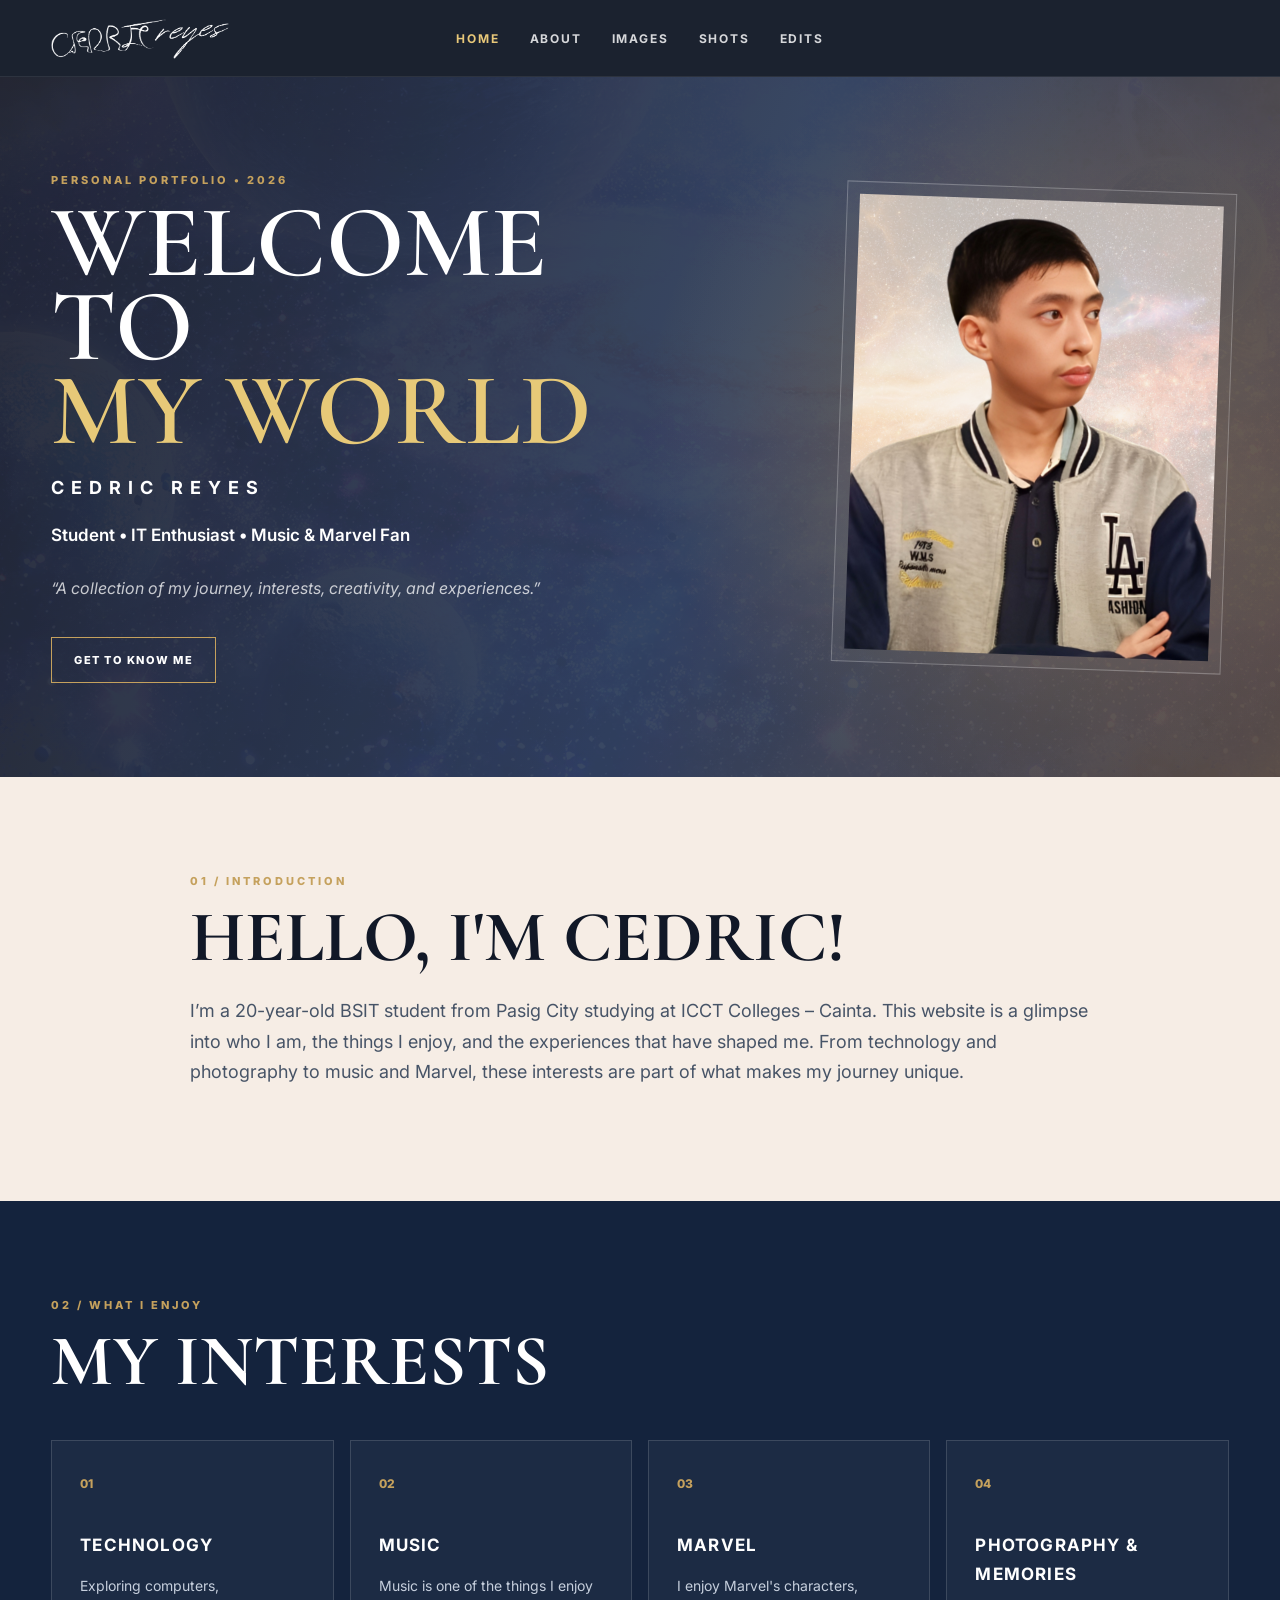
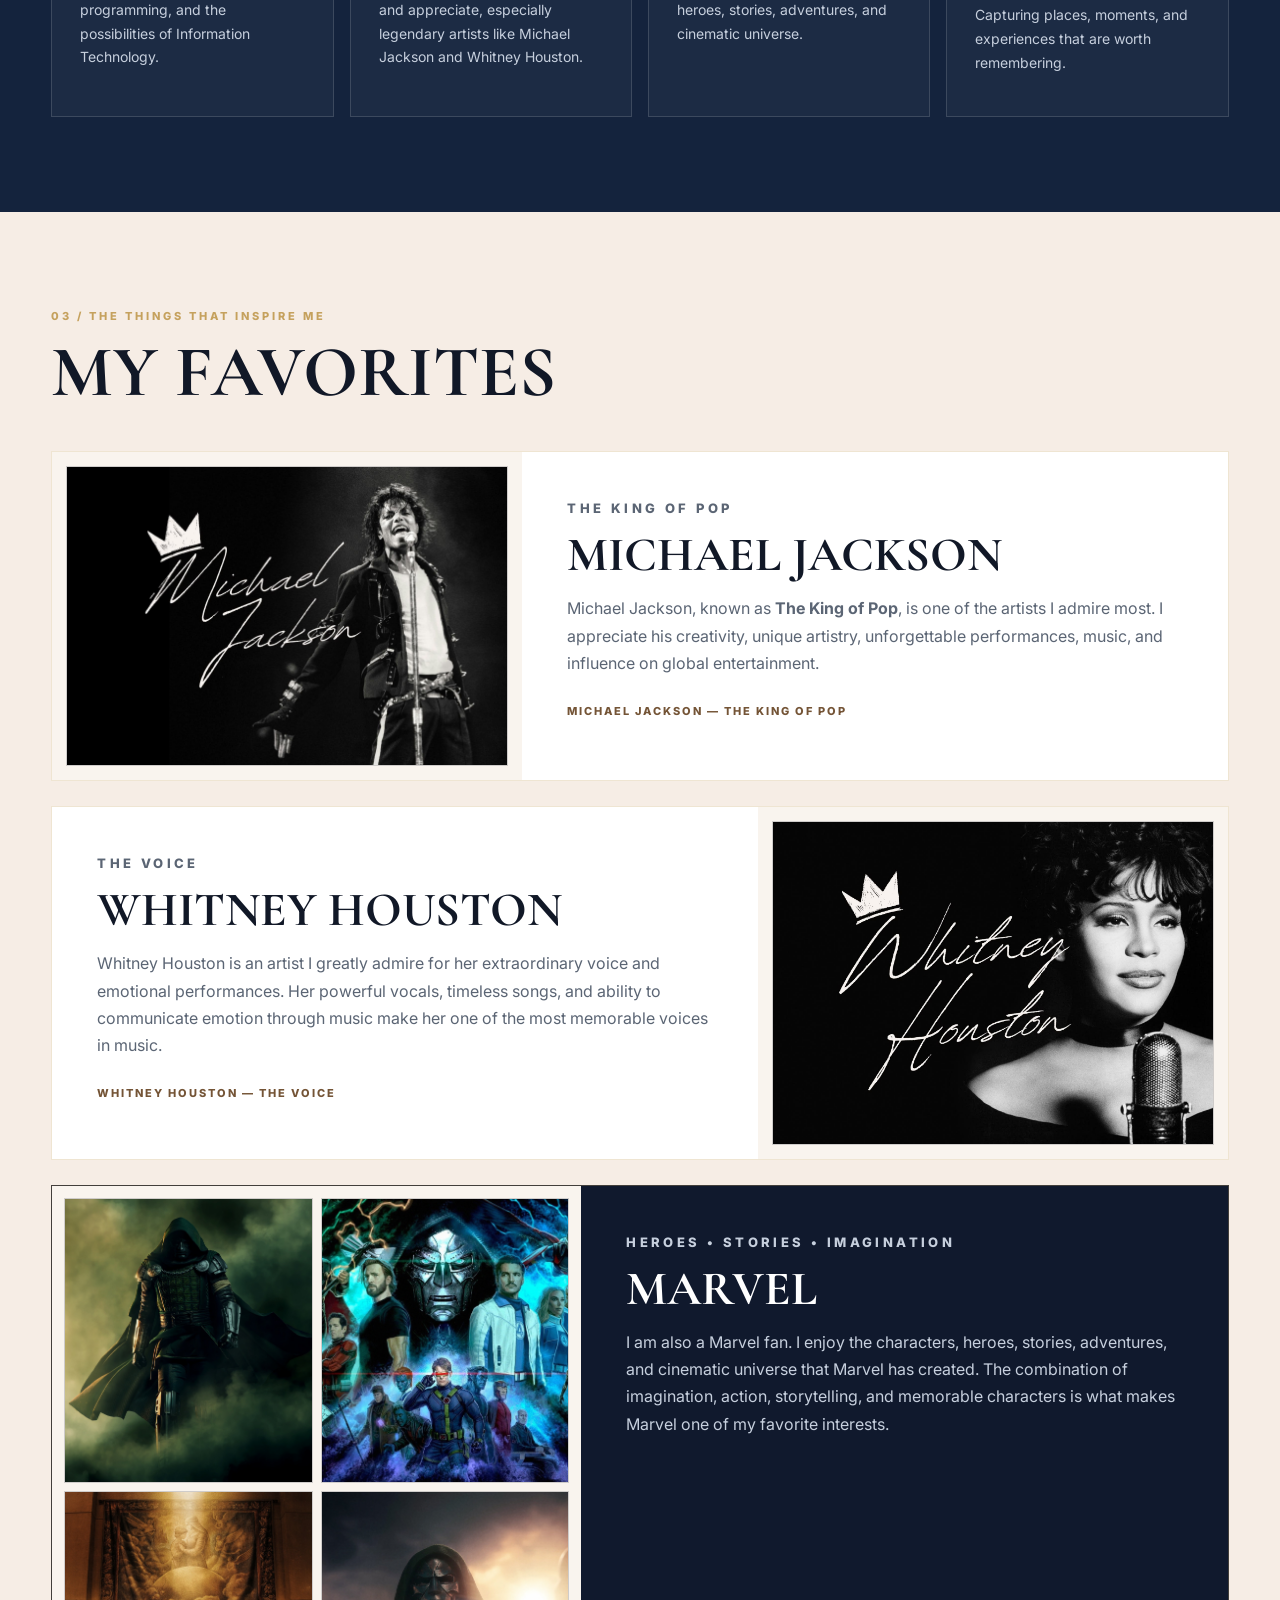
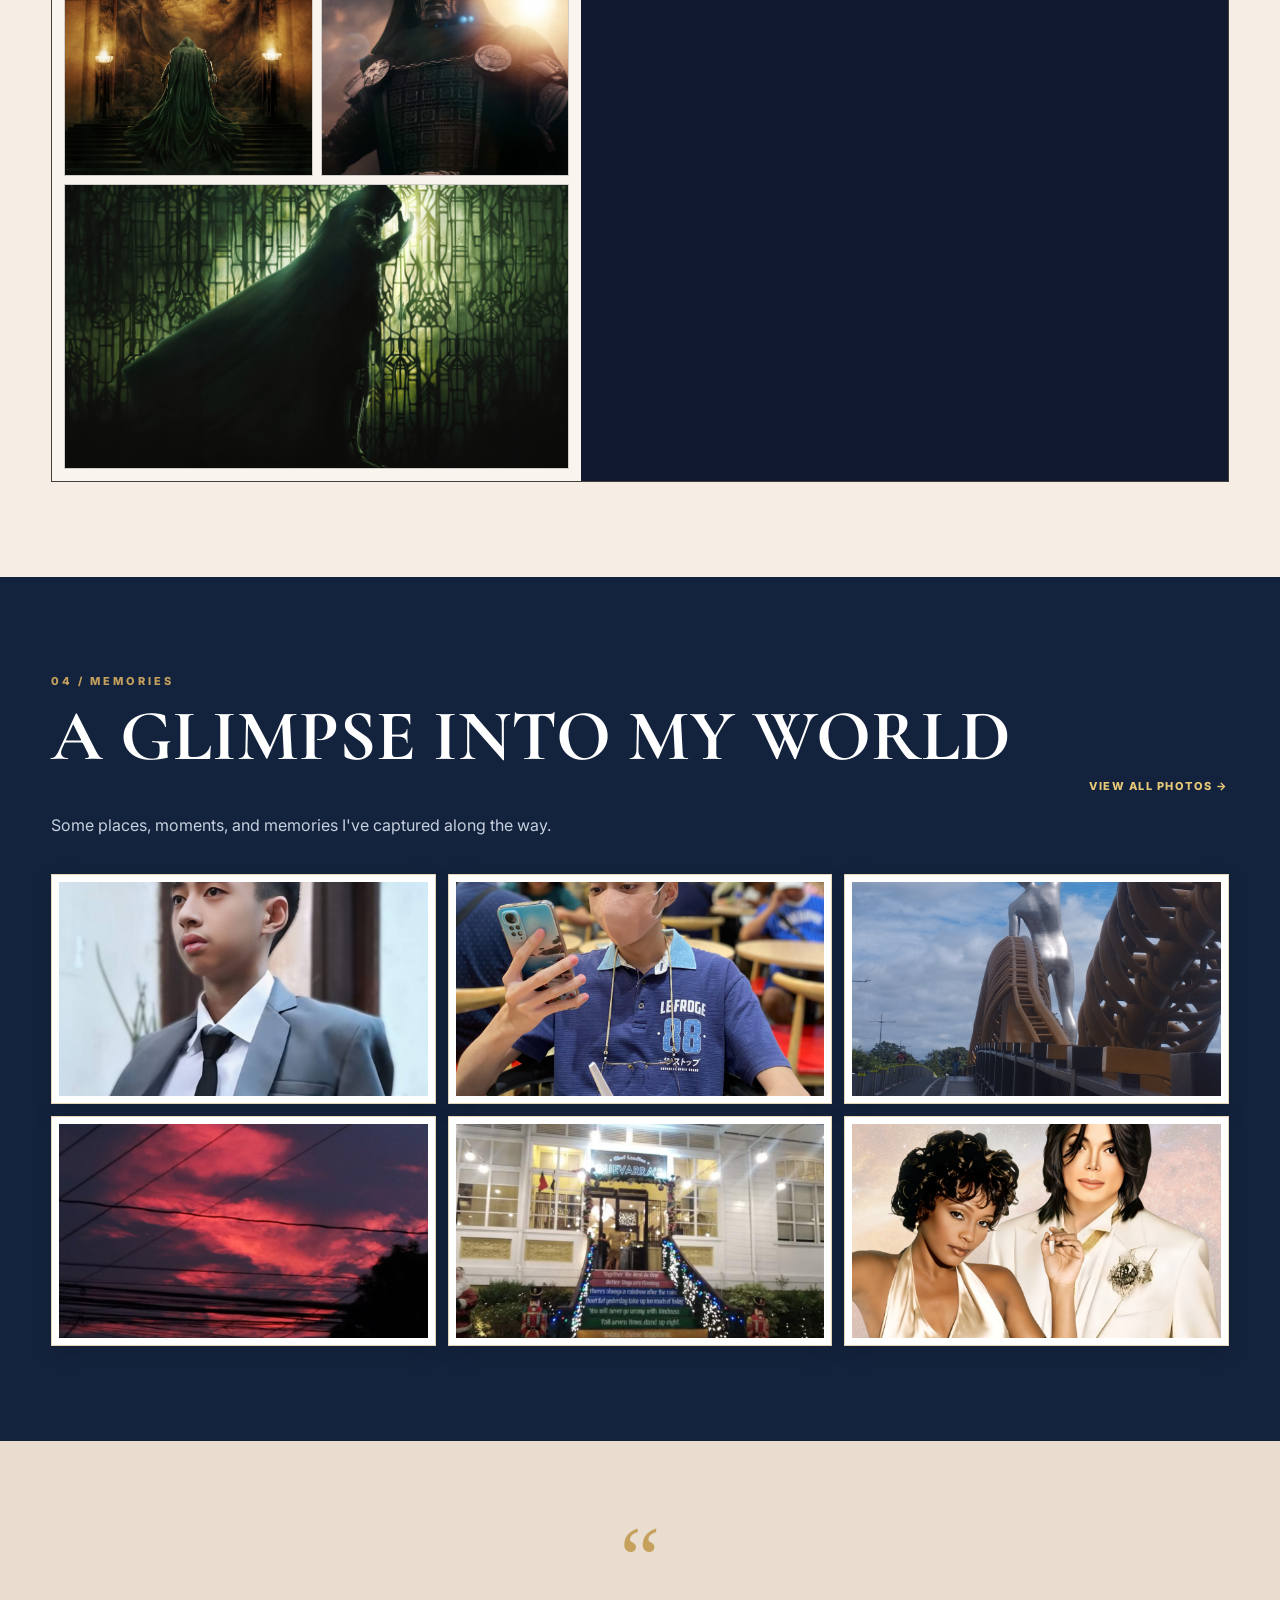
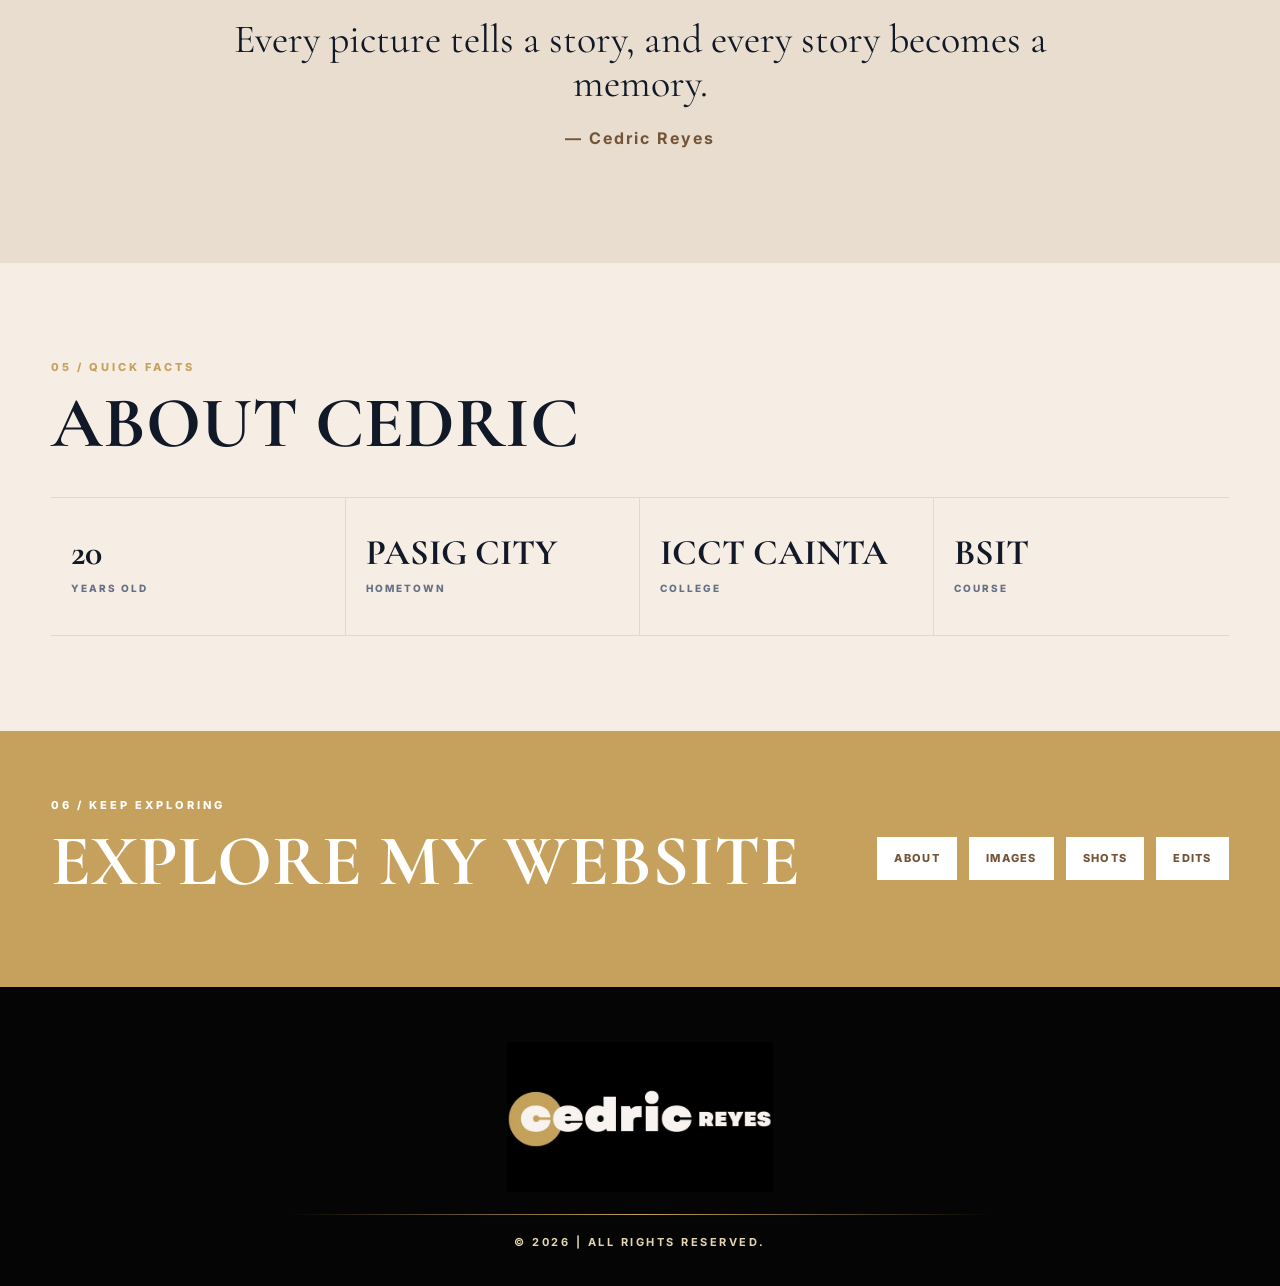
<file: index.html>
<!DOCTYPE html>
<html lang="en">
<head>
  <meta charset="UTF-8">
  <meta name="viewport" content="width=device-width, initial-scale=1.0">
  <title>CEDRIC REYES | Home</title>
  <link rel="stylesheet" href="styles.css">
  <link rel="icon" href="icon.png" type="image/x-icon">
</head>
<body>
<header class="site-header">
  <nav class="nav container">
    <a class="brand" href="index.html"><img src="logo.png" alt="Cedric Reyes"></a>
    <button class="menu-toggle" aria-label="Open navigation">☰</button>
    <ul class="nav-links">
      <li><a class="active" href="index.html">HOME</a></li>
      <li><a href="ABOUT.html">ABOUT</a></li>
      <li><a href="IMAGES.html">IMAGES</a></li>
      <li><a href="SHOTS.html">SHOTS</a></li>
      <li><a href="EDITS.html">EDITS</a></li>
    </ul>
  </nav>
</header>

<main>
  <section class="hero">
    <div class="hero-overlay"></div>
    <div class="container hero-content">
      <div class="hero-copy">
        <p class="eyebrow">PERSONAL PORTFOLIO • 2026</p>
        <h1>WELCOME TO<br><span>MY WORLD</span></h1>
        <h2>CEDRIC REYES</h2>
        <p class="hero-tag">Student • IT Enthusiast • Music &amp; Marvel Fan</p>
        <p class="hero-quote">“A collection of my journey, interests, creativity, and experiences.”</p>
        <a class="button" href="ABOUT.html">GET TO KNOW ME</a>
      </div>
      <div class="hero-photo"><img src="me.png" alt="Cedric Reyes"></div>
    </div>
  </section>

  <section class="section intro-section">
    <div class="container narrow">
      <p class="section-kicker">01 / INTRODUCTION</p>
      <h2>HELLO, I'M CEDRIC!</h2>
      <p class="lead">I’m a 20-year-old BSIT student from Pasig City studying at ICCT Colleges – Cainta. This website is a glimpse into who I am, the things I enjoy, and the experiences that have shaped me. From technology and photography to music and Marvel, these interests are part of what makes my journey unique.</p>
    </div>
  </section>

  <section class="section dark-section">
    <div class="container">
      <p class="section-kicker">02 / WHAT I ENJOY</p>
      <h2>MY INTERESTS</h2>
      <div class="interest-grid">
        <article class="info-card"><span class="card-number">01</span><h3>TECHNOLOGY</h3><p>Exploring computers, programming, and the possibilities of Information Technology.</p></article>
        <article class="info-card"><span class="card-number">02</span><h3>MUSIC</h3><p>Music is one of the things I enjoy and appreciate, especially legendary artists like Michael Jackson and Whitney Houston.</p></article>
        <article class="info-card"><span class="card-number">03</span><h3>MARVEL</h3><p>I enjoy Marvel's characters, heroes, stories, adventures, and cinematic universe.</p></article>
        <article class="info-card"><span class="card-number">04</span><h3>PHOTOGRAPHY &amp; MEMORIES</h3><p>Capturing places, moments, and experiences that are worth remembering.</p></article>
      </div>
    </div>
  </section>

  <section class="section favorites-section">
    <div class="container">
      <p class="section-kicker">03 / THE THINGS THAT INSPIRE ME</p>
      <h2>MY FAVORITES</h2>
      <div class="favorite-grid">
        <article class="favorite-card">
          <div class="favorite-image"><img src="KING.jpg" alt="Michael Jackson and Whitney Houston creative edit"></div>
          <div class="favorite-copy"><p class="mini-label">THE KING OF POP</p><h3>MICHAEL JACKSON</h3><p>Michael Jackson, known as <strong>The King of Pop</strong>, is one of the artists I admire most. I appreciate his creativity, unique artistry, unforgettable performances, music, and influence on global entertainment.</p><p class="favorite-line">MICHAEL JACKSON — THE KING OF POP</p></div>
        </article>
        <article class="favorite-card reverse">
          <div class="favorite-image"><img src="QUEEN.jpg" alt="Whitney Houston creative edit"></div>
          <div class="favorite-copy"><p class="mini-label">THE VOICE</p><h3>WHITNEY HOUSTON</h3><p>Whitney Houston is an artist I greatly admire for her extraordinary voice and emotional performances. Her powerful vocals, timeless songs, and ability to communicate emotion through music make her one of the most memorable voices in music.</p><p class="favorite-line">WHITNEY HOUSTON — THE VOICE</p></div>
        </article>
        <article class="favorite-card marvel-card">
          <div class="marvel-visual">
            <div class="marvel-grid">
              <img src="MARVEL_1.jpg" alt="Marvel scene">
              <img src="MARVEL_2.jpg" alt="Marvel character">
              <img src="MARVEL_3.jpg" alt="Marvel heroes">
              <img src="MARVEL_4.jpg" alt="Marvel character">
              <img src="MARVEL_5.jpg" alt="Marvel heroes">
            </div>
          </div>
          <div class="favorite-copy"><p class="mini-label">HEROES • STORIES • IMAGINATION</p><h3>MARVEL</h3><p>I am also a Marvel fan. I enjoy the characters, heroes, stories, adventures, and cinematic universe that Marvel has created. The combination of imagination, action, storytelling, and memorable characters is what makes Marvel one of my favorite interests.</p></div>
        </article>
      </div>
    </div>
  </section>

  <section class="section gallery-preview dark-section">
    <div class="container">
      <div class="section-heading-row"><div><p class="section-kicker">04 / MEMORIES</p><h2>A GLIMPSE INTO MY WORLD</h2></div><a class="text-link" href="IMAGES.html">VIEW ALL PHOTOS →</a></div>
      <p class="section-intro">Some places, moments, and memories I've captured along the way.</p>
      <div class="preview-grid">
        <img src="1_20260305_012858_0000.png" alt="Cedric memory">
        <img src="6_20260305_012920_0005(1).png" alt="Cedric memory">
        <img src="10_20260306_012630_0000.png" alt="A place captured by Cedric">
        <img src="6_20260305_020833_0005(1).png" alt="Landscape shot">
        <img src="9_20260305_020836_0008(1).png" alt="Place captured by Cedric">
        <img src="king and queen.png" alt="Creative edit">
      </div>
    </div>
  </section>

  <section class="section quote-section">
    <div class="container quote-box"><span class="quote-mark">“</span><blockquote>Every picture tells a story, and every story becomes a memory.</blockquote><p>— Cedric Reyes</p></div>
  </section>

  <section class="section facts-section">
    <div class="container">
      <p class="section-kicker">05 / QUICK FACTS</p><h2>ABOUT CEDRIC</h2>
      <div class="facts-grid">
        <div class="fact"><strong>20</strong><span>YEARS OLD</span></div>
        <div class="fact"><strong>PASIG CITY</strong><span>HOMETOWN</span></div>
        <div class="fact"><strong>ICCT CAINTA</strong><span>COLLEGE</span></div>
        <div class="fact"><strong>BSIT</strong><span>COURSE</span></div>
      </div>
    </div>
  </section>

  <section class="explore">
    <div class="container explore-inner"><div><p class="section-kicker">06 / KEEP EXPLORING</p><h2>EXPLORE MY WEBSITE</h2></div><div class="explore-links"><a href="ABOUT.html">ABOUT</a><a href="IMAGES.html">IMAGES</a><a href="SHOTS.html">SHOTS</a><a href="EDITS.html">EDITS</a></div></div>
  </section>
</main>
<footer class="site-footer">
  <div class="footer-inner container">
    <img src="CEDFOOTER.jpg" alt="Cedric Reyes" class="footer-logo">
    <div class="footer-line"></div>
    <p>© 2026 | ALL RIGHTS RESERVED.</p>
  </div>
</footer>
<script>document.querySelector('.menu-toggle').addEventListener('click',()=>document.querySelector('.nav-links').classList.toggle('open'));</script>
</body>
</html>
</file>
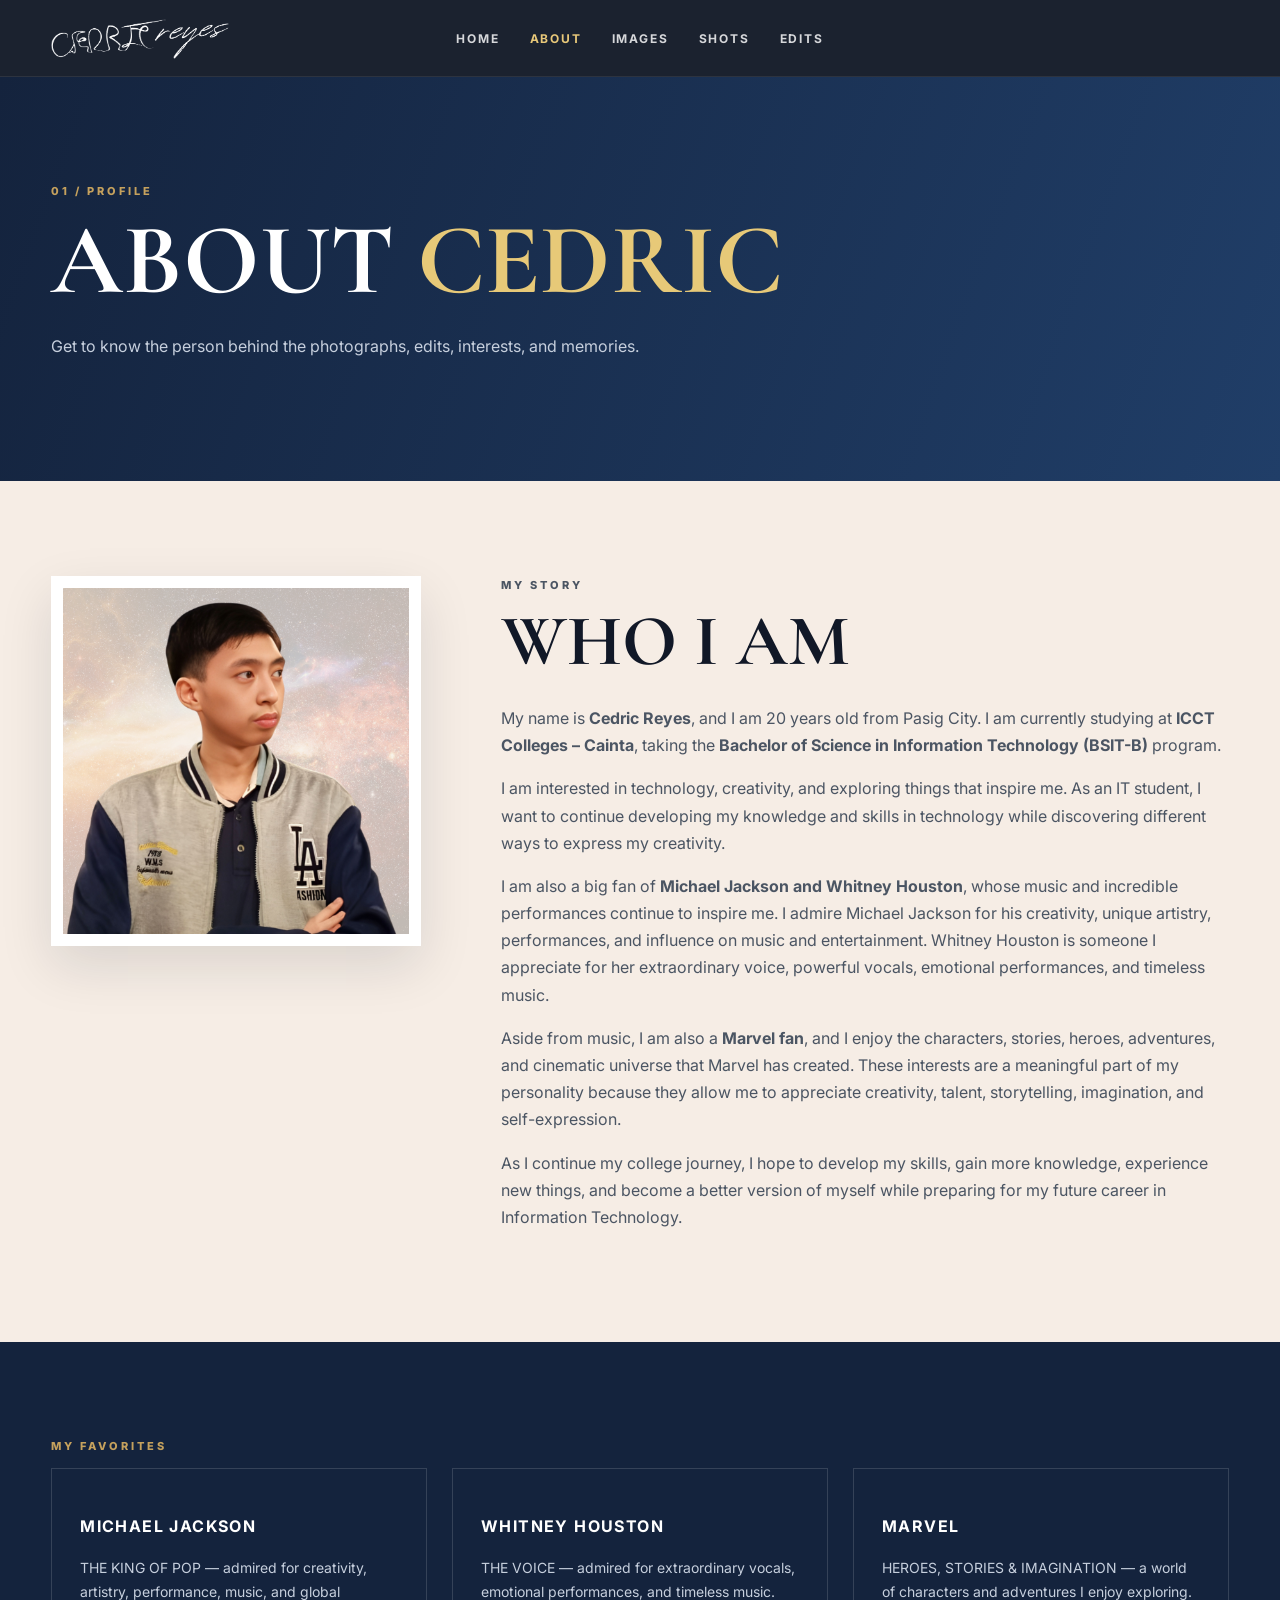
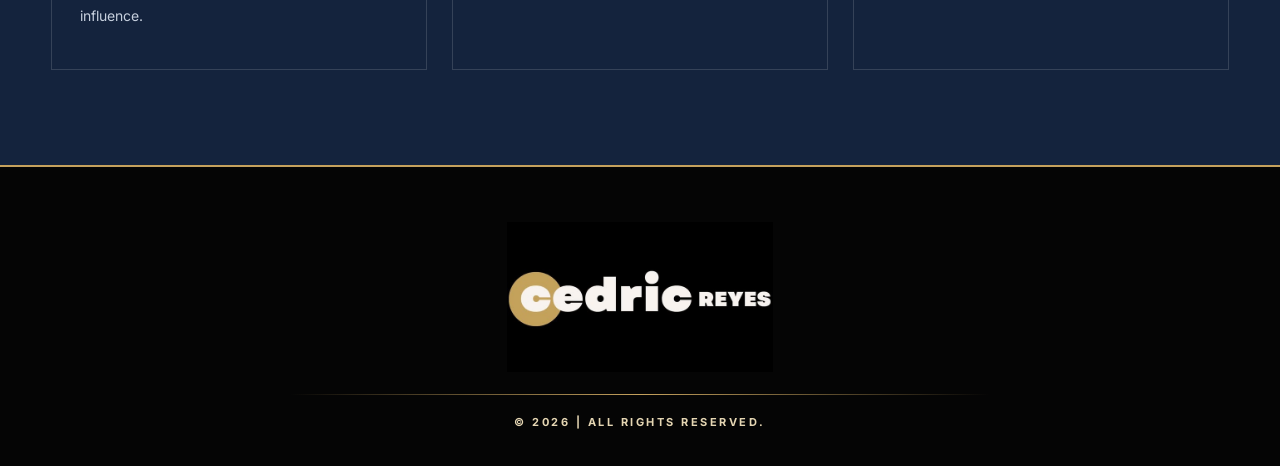
<file: ABOUT.html>
<!DOCTYPE html>
<html lang="en"><head><meta charset="UTF-8"><meta name="viewport" content="width=device-width, initial-scale=1.0"><title>CEDRIC REYES | About</title><link rel="stylesheet" href="styles.css"><link rel="icon" href="icon.png" type="image/x-icon"></head>
<body>
<header class="site-header"><nav class="nav container"><a class="brand" href="index.html"><img src="logo.png" alt="Cedric Reyes"></a><button class="menu-toggle">☰</button><ul class="nav-links"><li><a href="index.html">HOME</a></li><li><a class="active" href="ABOUT.html">ABOUT</a></li><li><a href="IMAGES.html">IMAGES</a></li><li><a href="SHOTS.html">SHOTS</a></li><li><a href="EDITS.html">EDITS</a></li></ul></nav></header>
<main>
<section class="page-hero"><div class="container"><p class="section-kicker">01 / PROFILE</p><h1>ABOUT <span>CEDRIC</span></h1><p>Get to know the person behind the photographs, edits, interests, and memories.</p></div></section>
<section class="section about-main"><div class="container about-layout"><div class="about-photo"><img src="me.png" alt="Cedric Reyes"></div><div class="about-copy"><p class="section-kicker">MY STORY</p><h2>WHO I AM</h2><p>My name is <strong>Cedric Reyes</strong>, and I am 20 years old from Pasig City. I am currently studying at <strong>ICCT Colleges – Cainta</strong>, taking the <strong>Bachelor of Science in Information Technology (BSIT-B)</strong> program.</p><p>I am interested in technology, creativity, and exploring things that inspire me. As an IT student, I want to continue developing my knowledge and skills in technology while discovering different ways to express my creativity.</p><p>I am also a big fan of <strong>Michael Jackson and Whitney Houston</strong>, whose music and incredible performances continue to inspire me. I admire Michael Jackson for his creativity, unique artistry, performances, and influence on music and entertainment. Whitney Houston is someone I appreciate for her extraordinary voice, powerful vocals, emotional performances, and timeless music.</p><p>Aside from music, I am also a <strong>Marvel fan</strong>, and I enjoy the characters, stories, heroes, adventures, and cinematic universe that Marvel has created. These interests are a meaningful part of my personality because they allow me to appreciate creativity, talent, storytelling, imagination, and self-expression.</p><p>As I continue my college journey, I hope to develop my skills, gain more knowledge, experience new things, and become a better version of myself while preparing for my future career in Information Technology.</p></div></div></section>
<section class="section dark-section"><div class="container"><p class="section-kicker">MY FAVORITES</p><div class="about-favorites"><div><h3>MICHAEL JACKSON</h3><p>THE KING OF POP — admired for creativity, artistry, performance, music, and global influence.</p></div><div><h3>WHITNEY HOUSTON</h3><p>THE VOICE — admired for extraordinary vocals, emotional performances, and timeless music.</p></div><div><h3>MARVEL</h3><p>HEROES, STORIES &amp; IMAGINATION — a world of characters and adventures I enjoy exploring.</p></div></div></div></section>
</main><footer class="site-footer">
  <div class="footer-inner container">
    <img src="CEDFOOTER.jpg" alt="Cedric Reyes" class="footer-logo">
    <div class="footer-line"></div>
    <p>© 2026 | ALL RIGHTS RESERVED.</p>
  </div>
</footer><script>document.querySelector('.menu-toggle').addEventListener('click',()=>document.querySelector('.nav-links').classList.toggle('open'));</script></body></html>
</file>
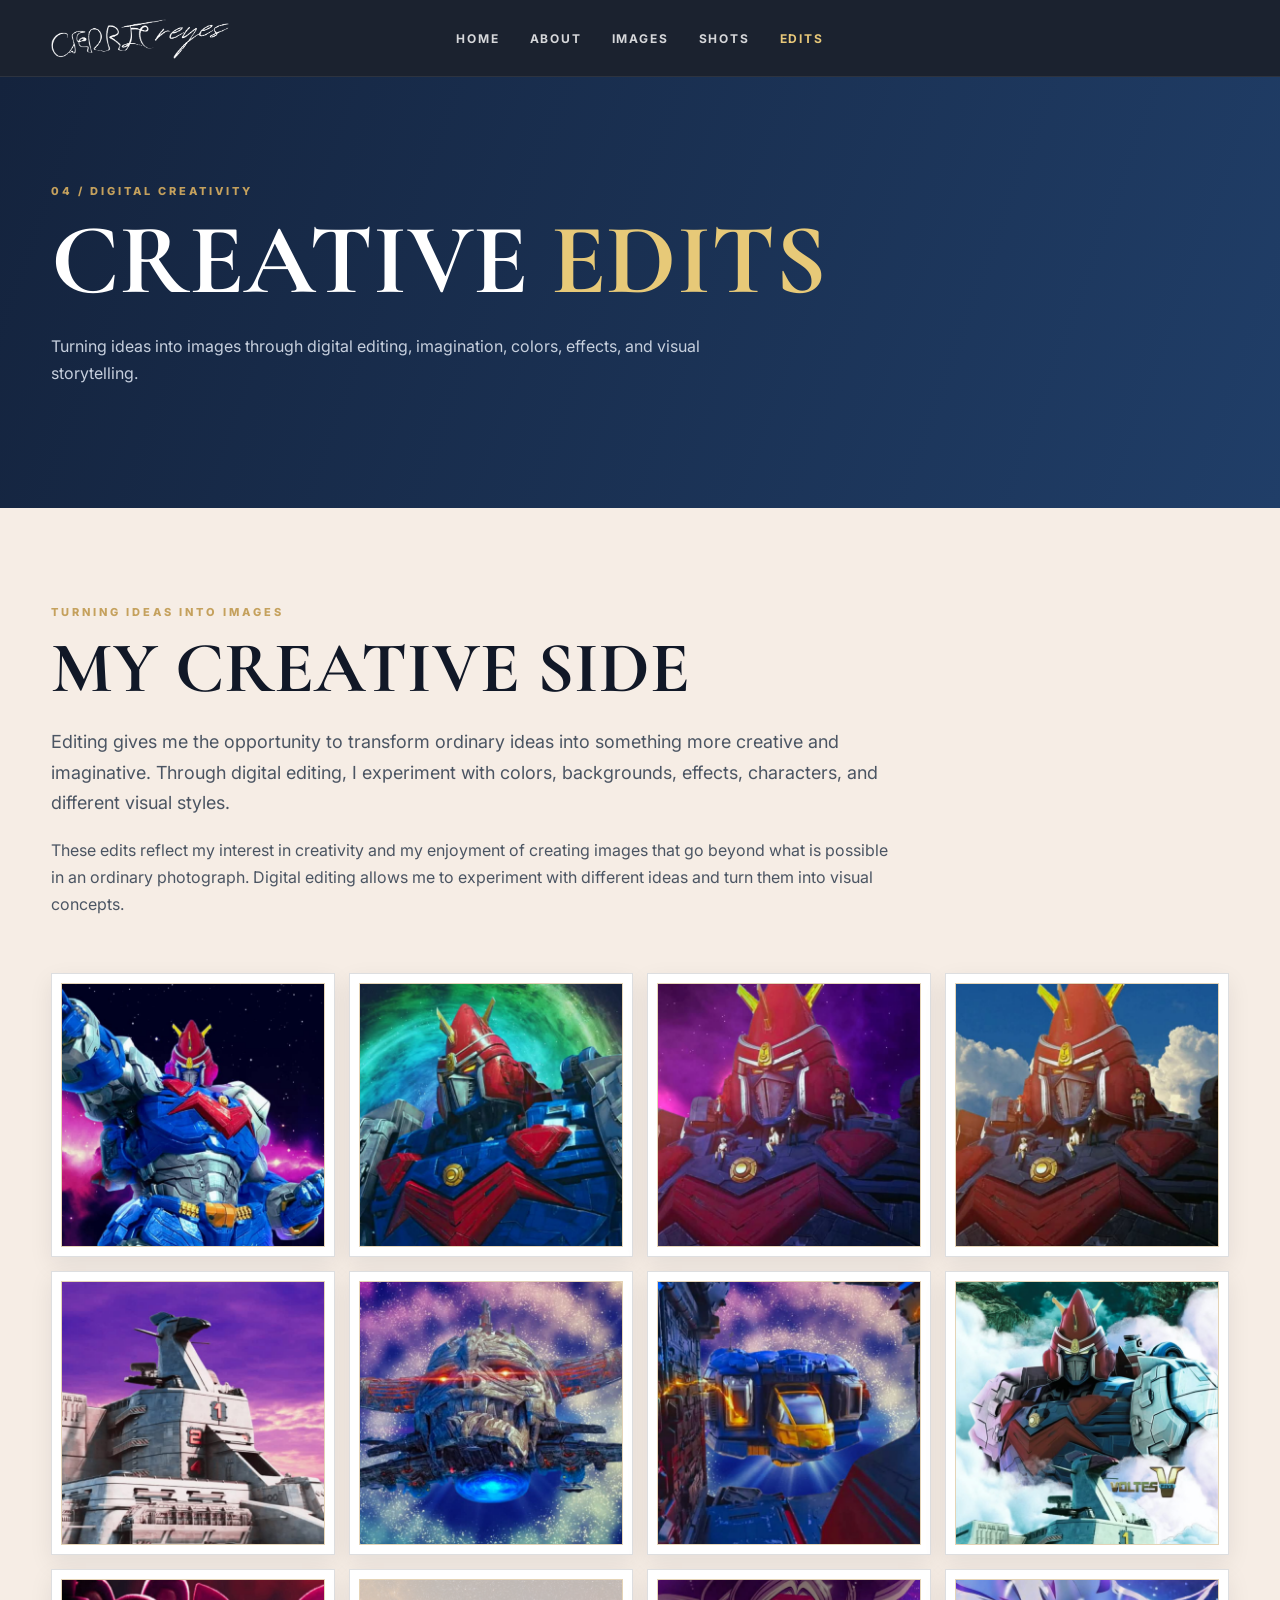
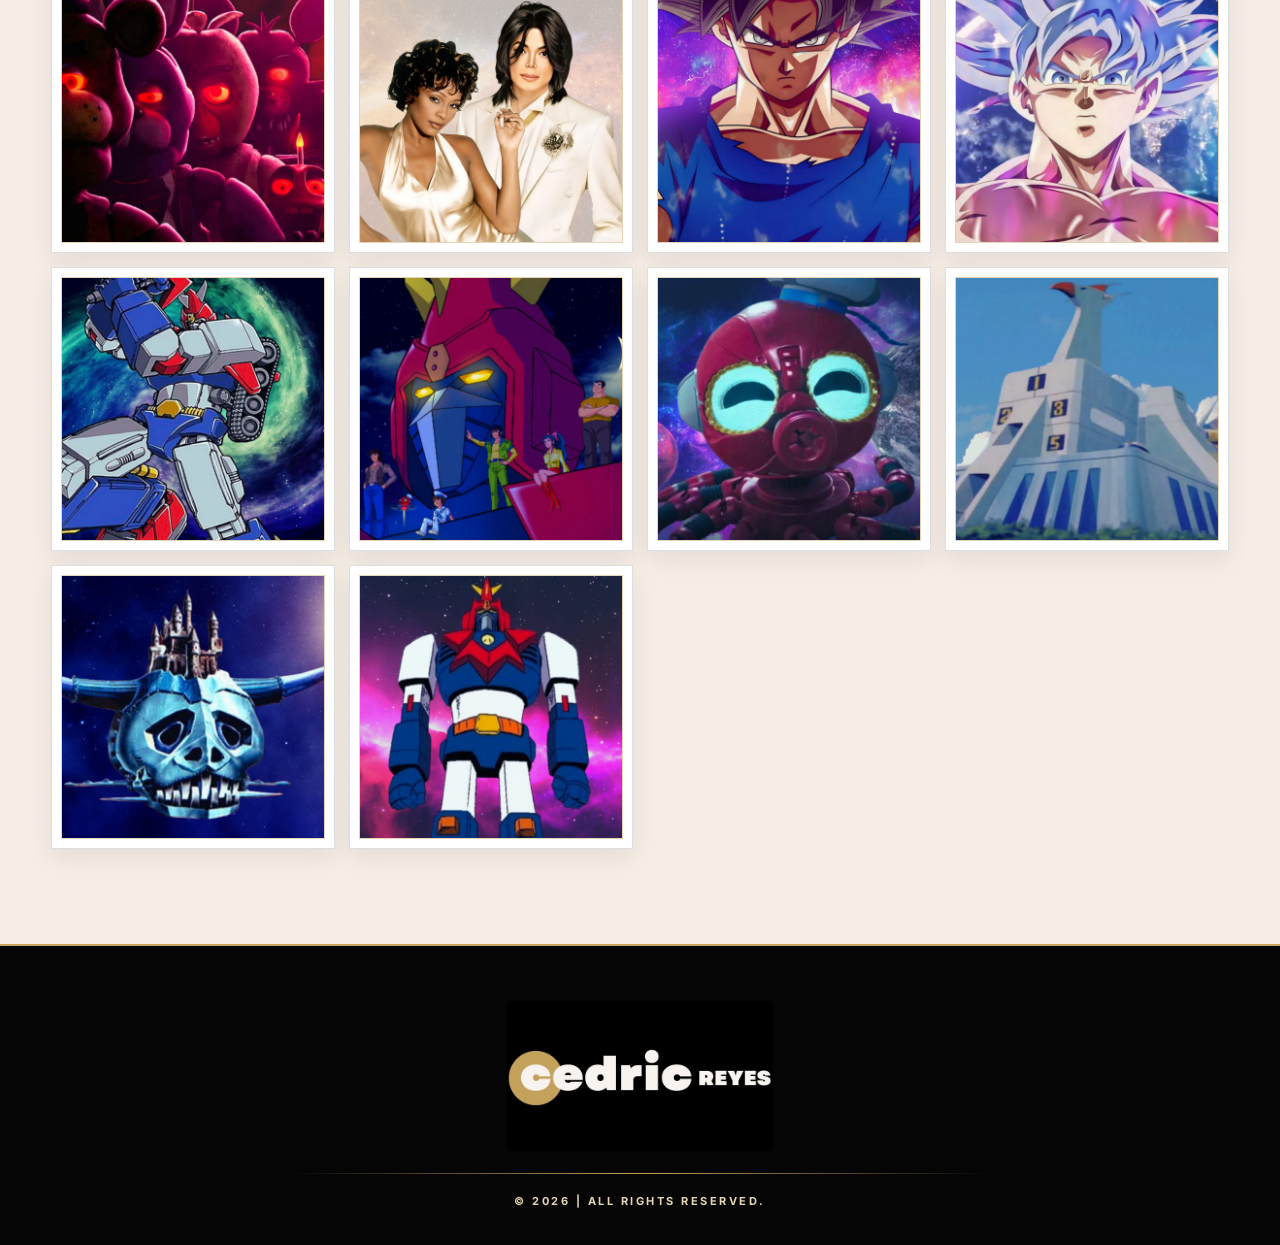
<file: EDITS.html>
<!DOCTYPE html>
<html lang="en"><head><meta charset="UTF-8"><meta name="viewport" content="width=device-width, initial-scale=1.0"><title>CEDRIC REYES | Edits</title><link rel="stylesheet" href="styles.css"><link rel="icon" href="icon.png" type="image/x-icon"></head>
<body><header class="site-header"><nav class="nav container"><a class="brand" href="index.html"><img src="logo.png" alt="Cedric Reyes"></a><button class="menu-toggle">☰</button><ul class="nav-links"><li><a href="index.html">HOME</a></li><li><a href="ABOUT.html">ABOUT</a></li><li><a href="IMAGES.html">IMAGES</a></li><li><a href="SHOTS.html">SHOTS</a></li><li><a class="active" href="EDITS.html">EDITS</a></li></ul></nav></header>
<main><section class="page-hero"><div class="container"><p class="section-kicker">04 / DIGITAL CREATIVITY</p><h1>CREATIVE <span>EDITS</span></h1><p>Turning ideas into images through digital editing, imagination, colors, effects, and visual storytelling.</p></div></section><section class="section edits-page"><div class="container"><div class="edit-intro"><p class="section-kicker">TURNING IDEAS INTO IMAGES</p><h2>MY CREATIVE SIDE</h2><p class="lead">Editing gives me the opportunity to transform ordinary ideas into something more creative and imaginative. Through digital editing, I experiment with colors, backgrounds, effects, characters, and different visual styles.</p><p>These edits reflect my interest in creativity and my enjoyment of creating images that go beyond what is possible in an ordinary photograph. Digital editing allows me to experiment with different ideas and turn them into visual concepts.</p></div><div class="edit-gallery">
<figure><img src="1_20260305_010833_0000.png" alt="Edit by Cedric Reyes"></figure><figure><img src="2_20260305_010833_0001.png" alt="Edit by Cedric Reyes"></figure><figure><img src="3_20260305_010833_0002.png" alt="Edit by Cedric Reyes"></figure><figure><img src="4_20260305_010834_0003(1).png" alt="Edit by Cedric Reyes"></figure><figure><img src="5_20260305_010834_0004(1).png" alt="Edit by Cedric Reyes"></figure><figure><img src="6_20260305_010834_0005(1).png" alt="Edit by Cedric Reyes"></figure><figure><img src="7_20260305_010834_0006(1).png" alt="Edit by Cedric Reyes"></figure><figure><img src="8_20260305_010834_0007(1).png" alt="Edit by Cedric Reyes"></figure><figure><img src="9_20260305_010834_0008(1).png" alt="Edit by Cedric Reyes"></figure><figure><img src="king and queen.png" alt="Michael Jackson and Whitney Houston creative edit"></figure><figure><img src="10_20260306_010047_0000.png" alt="Edit by Cedric Reyes"></figure><figure><img src="11_20260306_010048_0001.png" alt="Edit by Cedric Reyes"></figure><figure><img src="12_20260306_010048_0002.png" alt="Edit by Cedric Reyes"></figure><figure><img src="13_20260306_010048_0003.png" alt="Edit by Cedric Reyes"></figure><figure><img src="14_20260306_010048_0004.png" alt="Edit by Cedric Reyes"></figure><figure><img src="15_20260306_035814_0000.png" alt="Edit by Cedric Reyes"></figure><figure><img src="16_20260306_035814_0001.png" alt="Edit by Cedric Reyes"></figure><figure><img src="17_20260306_035814_0002.png" alt="Edit by Cedric Reyes"></figure></div></div></section></main><footer class="site-footer">
  <div class="footer-inner container">
    <img src="CEDFOOTER.jpg" alt="Cedric Reyes" class="footer-logo">
    <div class="footer-line"></div>
    <p>© 2026 | ALL RIGHTS RESERVED.</p>
  </div>
</footer><script>document.querySelector('.menu-toggle').addEventListener('click',()=>document.querySelector('.nav-links').classList.toggle('open'));</script></body></html>
</file>
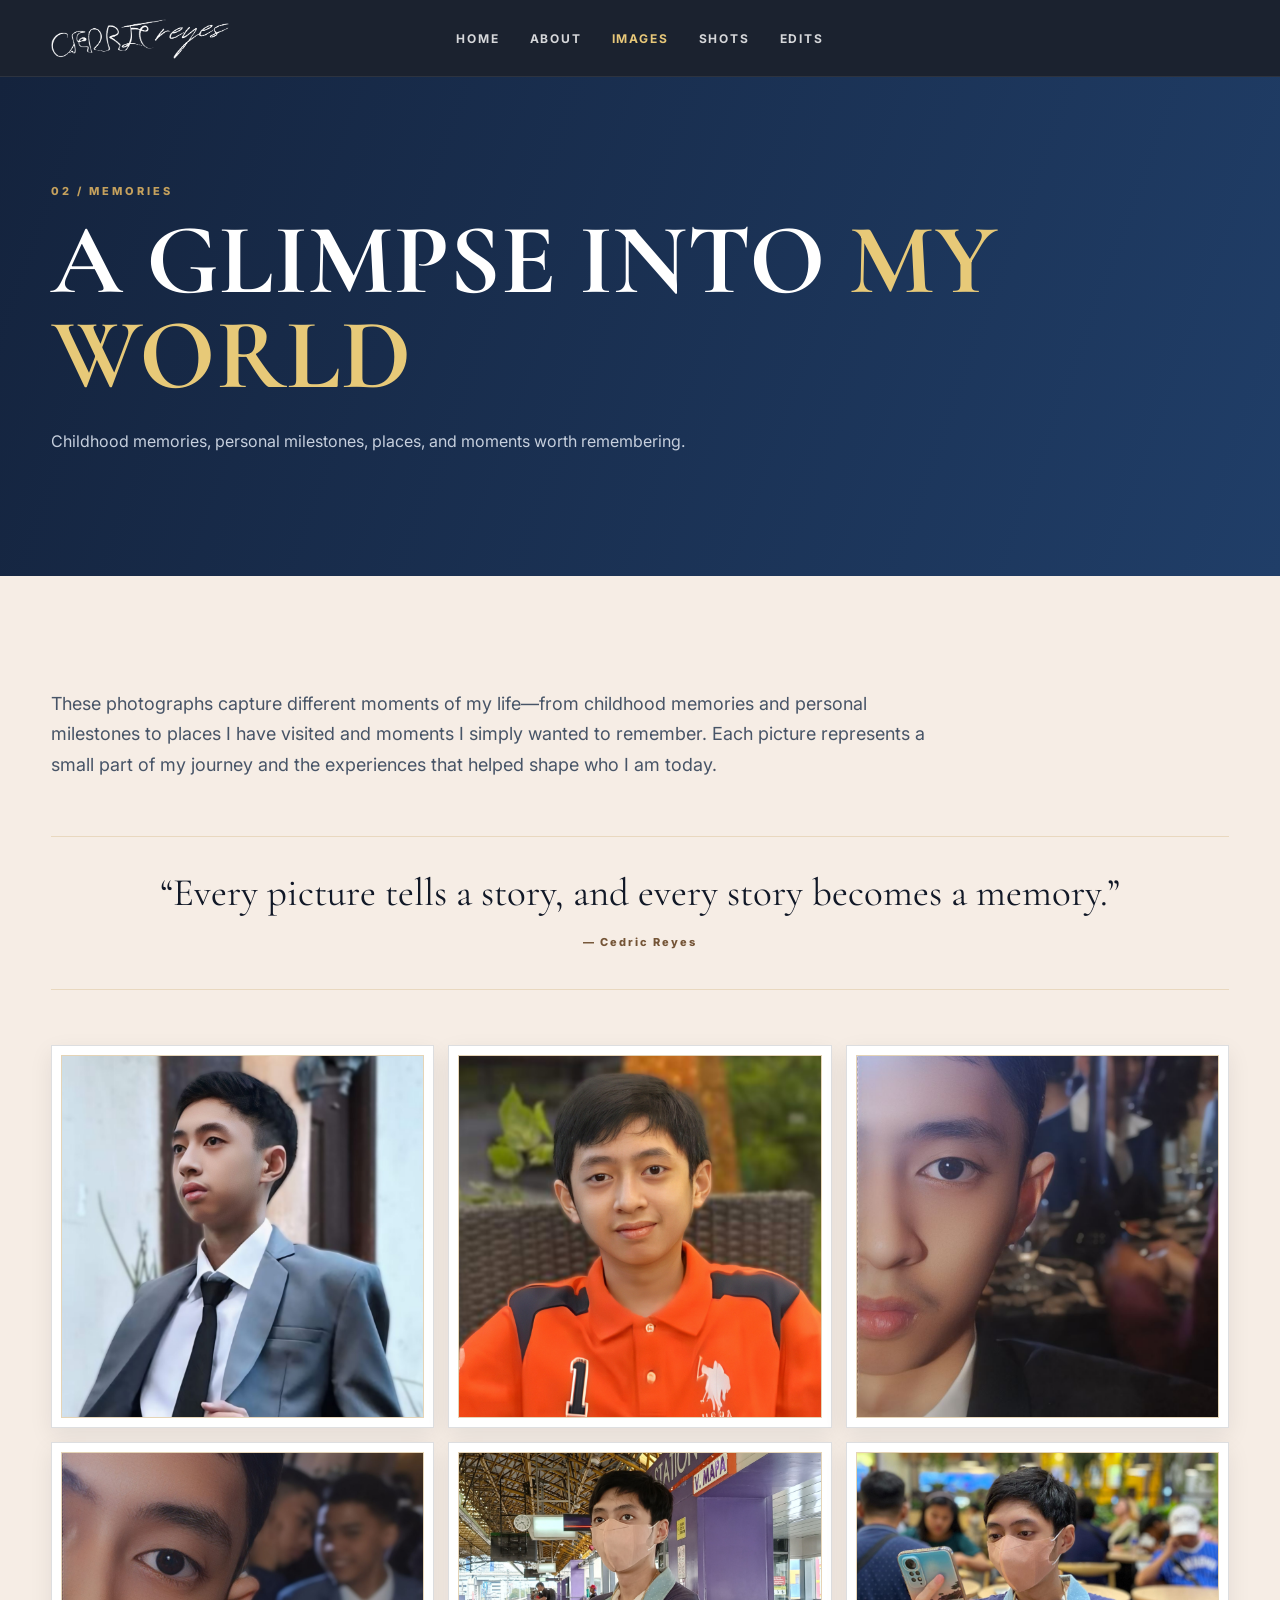
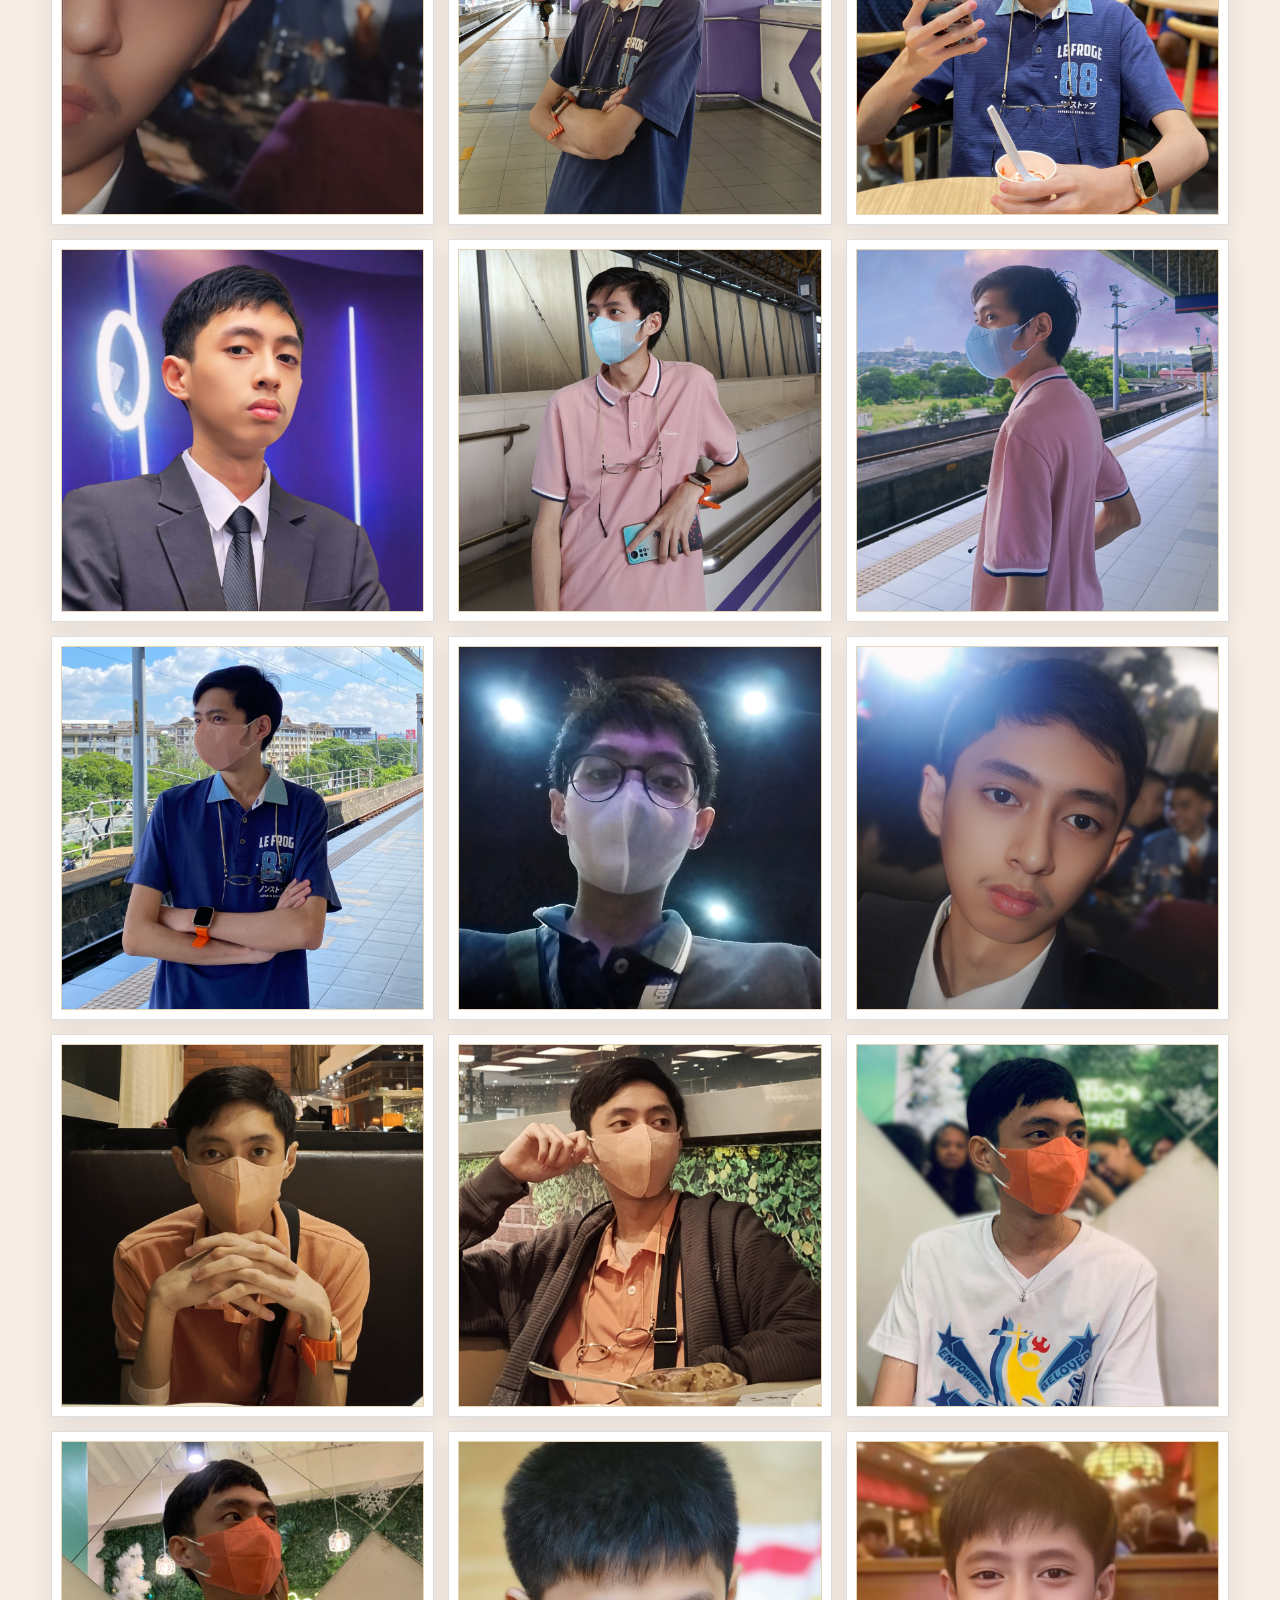
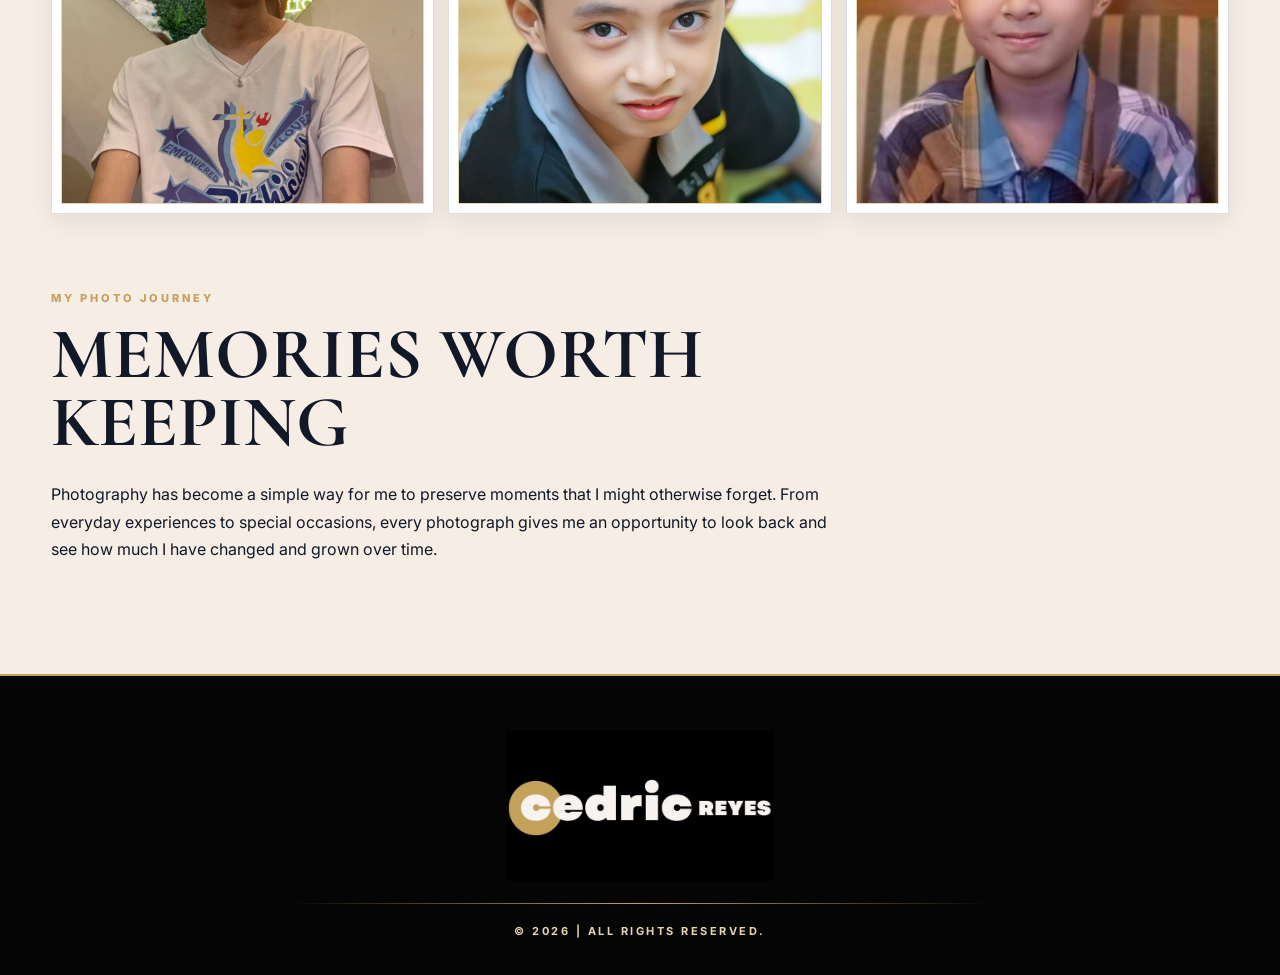
<file: IMAGES.html>
<!DOCTYPE html>
<html lang="en"><head><meta charset="UTF-8"><meta name="viewport" content="width=device-width, initial-scale=1.0"><title>CEDRIC REYES | Images</title><link rel="stylesheet" href="styles.css"><link rel="icon" href="icon.png" type="image/x-icon"></head>
<body><header class="site-header"><nav class="nav container"><a class="brand" href="index.html"><img src="logo.png" alt="Cedric Reyes"></a><button class="menu-toggle">☰</button><ul class="nav-links"><li><a href="index.html">HOME</a></li><li><a href="ABOUT.html">ABOUT</a></li><li><a class="active" href="IMAGES.html">IMAGES</a></li><li><a href="SHOTS.html">SHOTS</a></li><li><a href="EDITS.html">EDITS</a></li></ul></nav></header>
<main><section class="page-hero"><div class="container"><p class="section-kicker">02 / MEMORIES</p><h1>A GLIMPSE INTO <span>MY WORLD</span></h1><p>Childhood memories, personal milestones, places, and moments worth remembering.</p></div></section><section class="section gallery-page"><div class="container"><p class="lead">These photographs capture different moments of my life—from childhood memories and personal milestones to places I have visited and moments I simply wanted to remember. Each picture represents a small part of my journey and the experiences that helped shape who I am today.</p><div class="photo-quote"><blockquote>“Every picture tells a story, and every story becomes a memory.”</blockquote><span>— Cedric Reyes</span></div><div class="full-gallery">
<figure><img src="1_20260305_012858_0000.png" alt="Cedric Reyes"></figure><figure><img src="2_20260305_012902_0001.png" alt="Cedric Reyes"></figure><figure><img src="3_20260305_012905_0002(1).png" alt="Cedric Reyes"></figure><figure><img src="4_20260305_012909_0003(1).png" alt="Cedric Reyes"></figure><figure><img src="5_20260305_012914_0004(1).png" alt="Cedric Reyes"></figure><figure><img src="6_20260305_012920_0005(1).png" alt="Cedric Reyes"></figure><figure><img src="7_20260305_012922_0006(1).png" alt="Cedric Reyes"></figure><figure><img src="8_20260305_012929_0007(1).png" alt="Cedric Reyes"></figure><figure><img src="9_20260305_012933_0008(1).png" alt="Cedric Reyes"></figure><figure><img src="10_20260305_012939_0009.png" alt="Cedric Reyes"></figure><figure><img src="11_20260306_011033_0000.png" alt="Cedric Reyes"></figure><figure><img src="12_20260306_011034_0001.png" alt="Cedric Reyes"></figure><figure><img src="13_20260306_011035_0002.png" alt="Cedric Reyes"></figure><figure><img src="14_20260306_011037_0003.png" alt="Cedric Reyes"></figure><figure><img src="15_20260306_011038_0004.png" alt="Cedric Reyes"></figure><figure><img src="Copy of Untitled (Instagram Post)_20260306_030703_0000.png" alt="Cedric Reyes"></figure><figure><img src="Copy of Untitled (Instagram Post)_20260306_030704_0001.png" alt="Cedric Reyes"></figure><figure><img src="Copy of Untitled (Instagram Post)_20260306_030704_0002.png" alt="Cedric Reyes"></figure></div><div class="photo-journey"><p class="section-kicker">MY PHOTO JOURNEY</p><h2>MEMORIES WORTH KEEPING</h2><p>Photography has become a simple way for me to preserve moments that I might otherwise forget. From everyday experiences to special occasions, every photograph gives me an opportunity to look back and see how much I have changed and grown over time.</p></div></div></section></main><footer class="site-footer">
  <div class="footer-inner container">
    <img src="CEDFOOTER.jpg" alt="Cedric Reyes" class="footer-logo">
    <div class="footer-line"></div>
    <p>© 2026 | ALL RIGHTS RESERVED.</p>
  </div>
</footer><script>document.querySelector('.menu-toggle').addEventListener('click',()=>document.querySelector('.nav-links').classList.toggle('open'));</script></body></html>
</file>
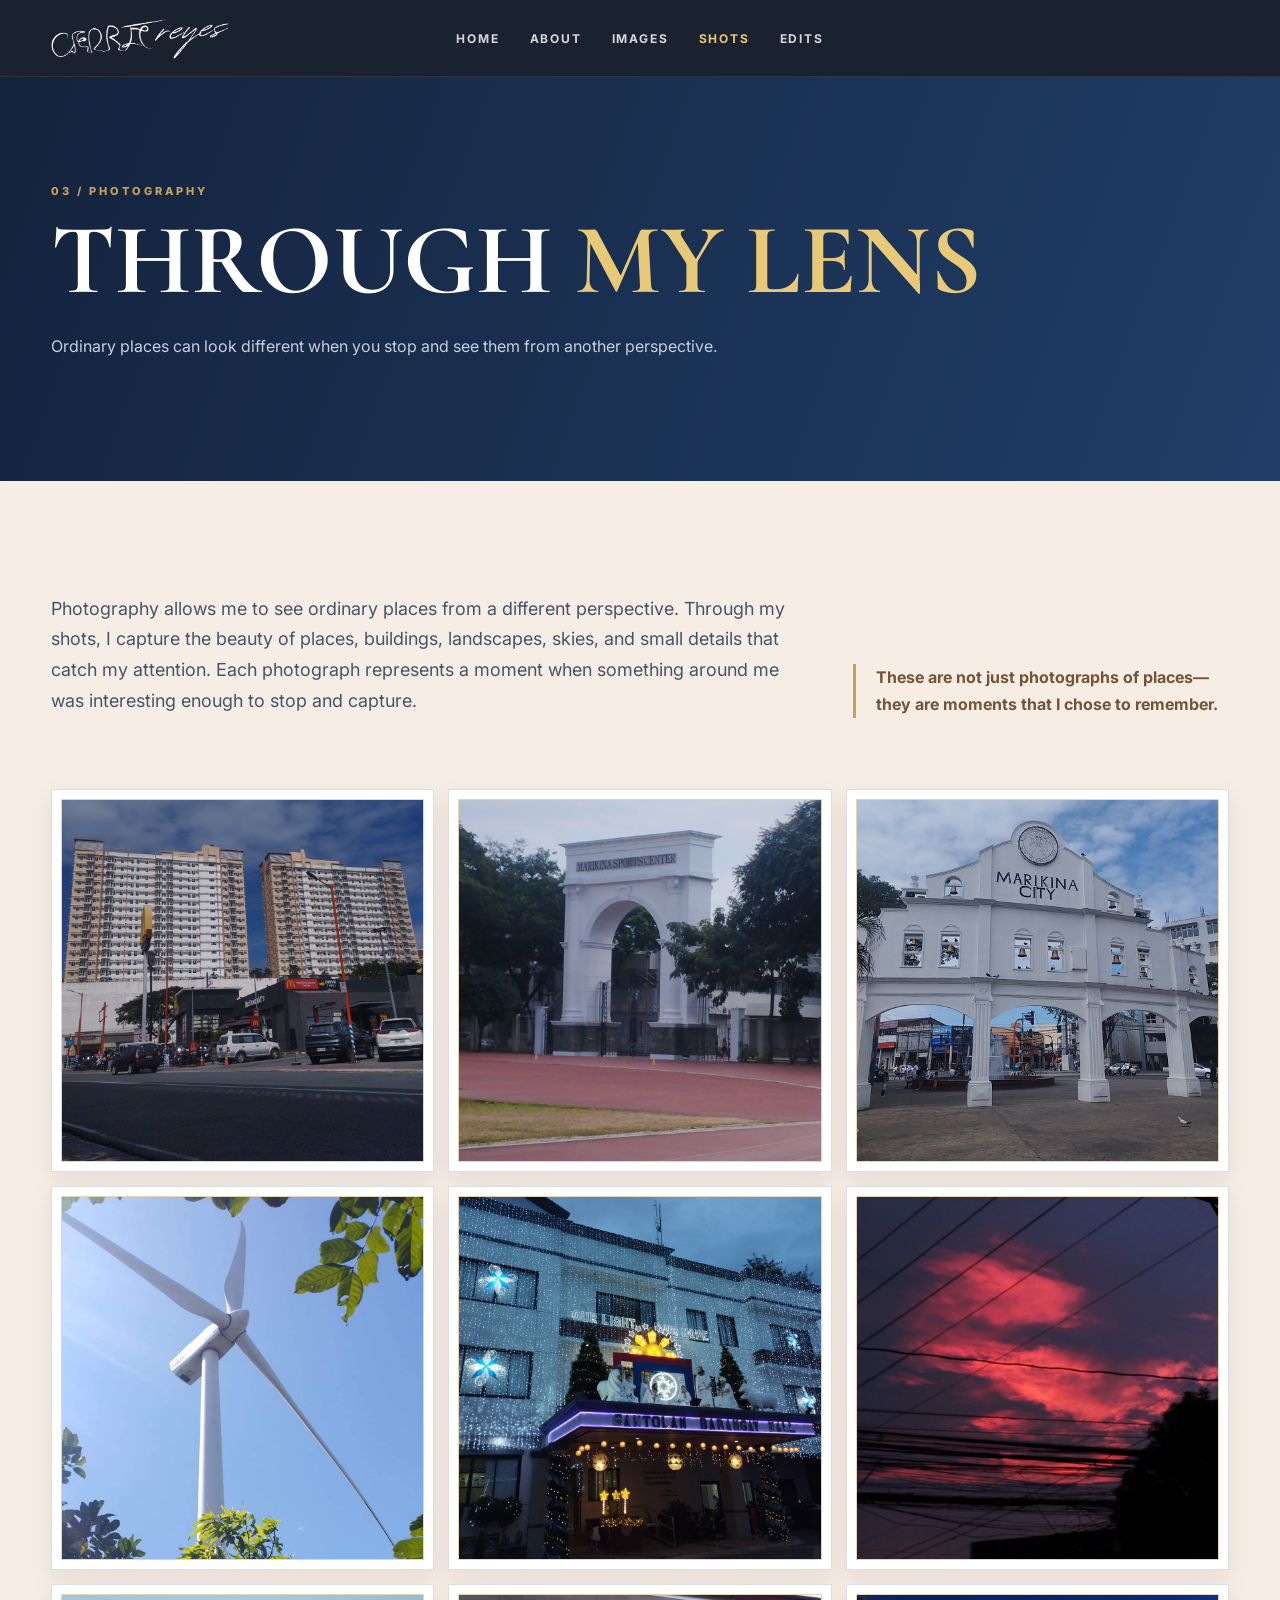
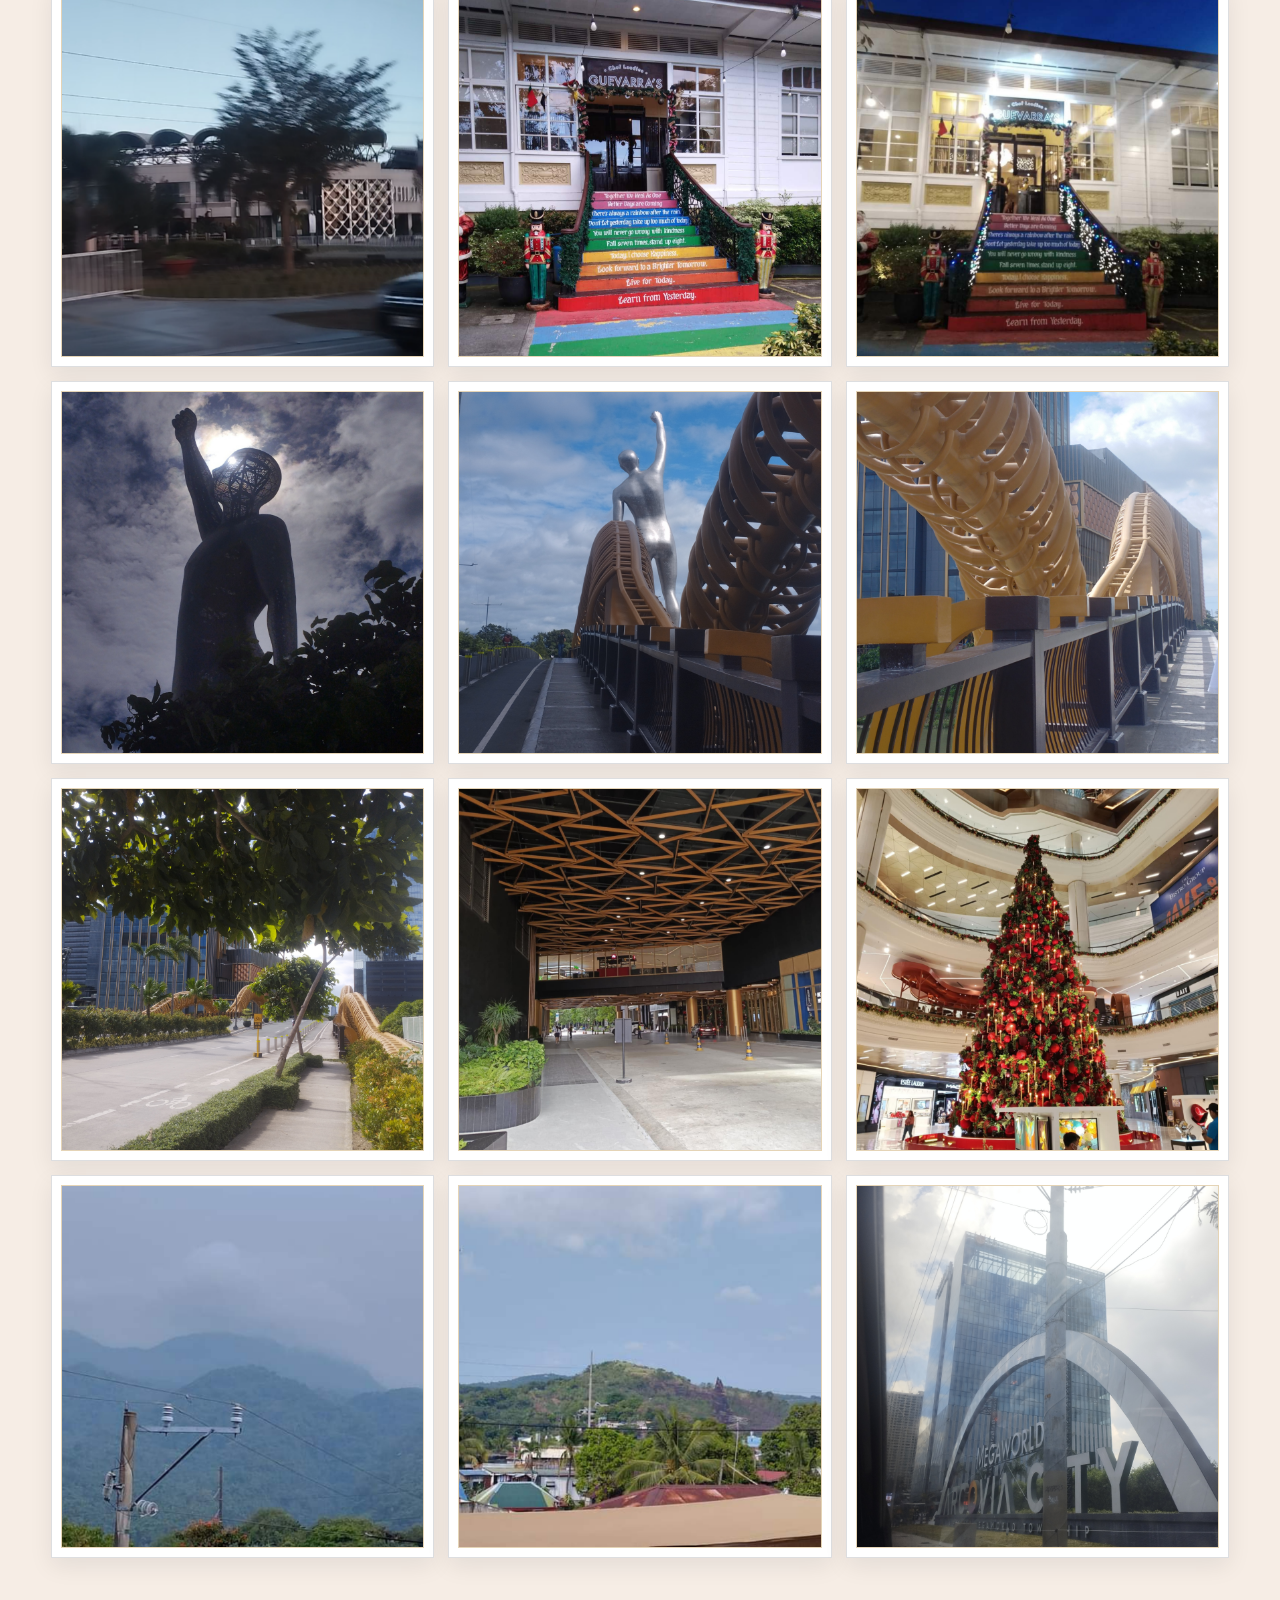
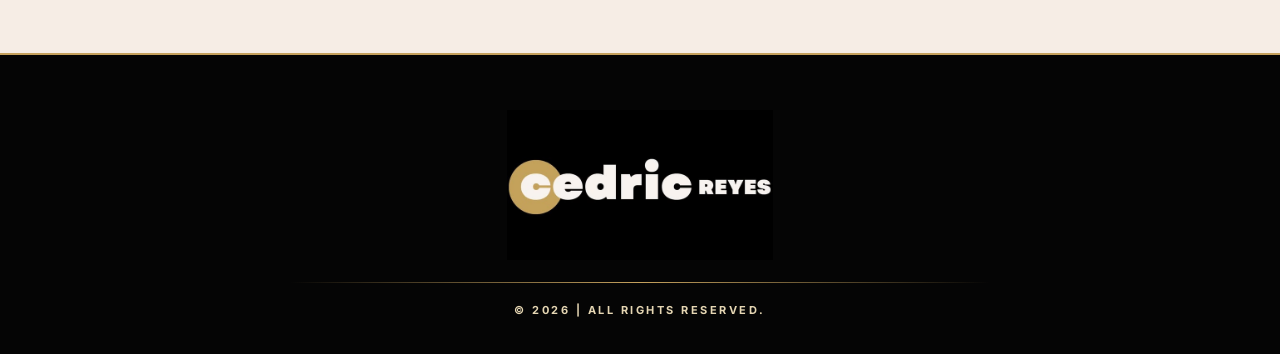
<file: SHOTS.html>
<!DOCTYPE html>
<html lang="en"><head><meta charset="UTF-8"><meta name="viewport" content="width=device-width, initial-scale=1.0"><title>CEDRIC REYES | Shots</title><link rel="stylesheet" href="styles.css"><link rel="icon" href="icon.png" type="image/x-icon"></head>
<body><header class="site-header"><nav class="nav container"><a class="brand" href="index.html"><img src="logo.png" alt="Cedric Reyes"></a><button class="menu-toggle">☰</button><ul class="nav-links"><li><a href="index.html">HOME</a></li><li><a href="ABOUT.html">ABOUT</a></li><li><a href="IMAGES.html">IMAGES</a></li><li><a class="active" href="SHOTS.html">SHOTS</a></li><li><a href="EDITS.html">EDITS</a></li></ul></nav></header>
<main><section class="page-hero"><div class="container"><p class="section-kicker">03 / PHOTOGRAPHY</p><h1>THROUGH <span>MY LENS</span></h1><p>Ordinary places can look different when you stop and see them from another perspective.</p></div></section><section class="section shots-page"><div class="container"><div class="shots-intro"><p class="lead">Photography allows me to see ordinary places from a different perspective. Through my shots, I capture the beauty of places, buildings, landscapes, skies, and small details that catch my attention. Each photograph represents a moment when something around me was interesting enough to stop and capture.</p><p class="small-note">These are not just photographs of places—they are moments that I chose to remember.</p></div><div class="shots-gallery">
<figure><img src="1_20260305_020827_0000.png" alt="Shot by Cedric Reyes"></figure><figure><img src="2_20260305_020828_0001.png" alt="Shot by Cedric Reyes"></figure><figure><img src="3_20260305_020829_0002(1).png" alt="Shot by Cedric Reyes"></figure><figure><img src="4_20260305_020831_0003(1).png" alt="Shot by Cedric Reyes"></figure><figure><img src="5_20260305_020832_0004(1).png" alt="Shot by Cedric Reyes"></figure><figure><img src="6_20260305_020833_0005(1).png" alt="Shot by Cedric Reyes"></figure><figure><img src="7_20260305_020834_0006(1).png" alt="Shot by Cedric Reyes"></figure><figure><img src="8_20260305_020835_0007(1).png" alt="Shot by Cedric Reyes"></figure><figure><img src="9_20260305_020836_0008(1).png" alt="Shot by Cedric Reyes"></figure><figure><img src="Untitled (Instagram Post)_20260305_021258_0000.png" alt="Shot by Cedric Reyes"></figure><figure><img src="10_20260306_012630_0000.png" alt="Shot by Cedric Reyes"></figure><figure><img src="11_20260306_012630_0001.png" alt="Shot by Cedric Reyes"></figure><figure><img src="12_20260306_012630_0002.png" alt="Shot by Cedric Reyes"></figure><figure><img src="13_20260306_012631_0003.png" alt="Shot by Cedric Reyes"></figure><figure><img src="14_20260306_012631_0004.png" alt="Shot by Cedric Reyes"></figure><figure><img src="15_20260306_034540_0000.png" alt="Shot by Cedric Reyes"></figure><figure><img src="16_20260306_034543_0001.png" alt="Shot by Cedric Reyes"></figure><figure><img src="17_20260306_034544_0002.png" alt="Shot by Cedric Reyes"></figure></div></div></section></main><footer class="site-footer">
  <div class="footer-inner container">
    <img src="CEDFOOTER.jpg" alt="Cedric Reyes" class="footer-logo">
    <div class="footer-line"></div>
    <p>© 2026 | ALL RIGHTS RESERVED.</p>
  </div>
</footer><script>document.querySelector('.menu-toggle').addEventListener('click',()=>document.querySelector('.nav-links').classList.toggle('open'));</script></body></html>
</file>
<file: styles.css>
@import url('https://fonts.googleapis.com/css2?family=Cormorant+Garamond:wght@500;600;700&family=Inter:wght@400;500;600;700;800&display=swap');
:root{--ink:#111827;--cream:#f6ede5;--gold:#c5a15d;--brown:#745436;--blue:#17345b;--muted:#667085;--white:#fff;--line:rgba(197,161,93,.28)}*{box-sizing:border-box}html{scroll-behavior:smooth}body{margin:0;background:var(--cream);color:var(--ink);font-family:Inter,Arial,sans-serif;line-height:1.7}img{max-width:100%;display:block}a{color:inherit;text-decoration:none}.container{width:min(1180px,92%);margin:auto}.narrow{max-width:900px}.site-header{position:sticky;top:0;z-index:20;background:rgba(18,25,40,.96);backdrop-filter:blur(10px);border-bottom:1px solid rgba(255,255,255,.08)}.nav{min-height:76px;display:flex;align-items:center;justify-content:center;gap:40px;position:relative}.brand{position:absolute;left:0;display:flex;align-items:center}.brand img{width:178px;height:auto;filter:brightness(0) invert(1)}.nav-links{display:flex;gap:30px;list-style:none;margin:0;padding:0}.nav-links a{font-size:12px;font-weight:700;letter-spacing:1.8px;color:#fff;opacity:.82;transition:.25s}.nav-links a:hover,.nav-links a.active{opacity:1;color:#e8c879}.menu-toggle{display:none;background:none;border:0;color:#fff;font-size:25px}.hero{min-height:700px;position:relative;background:linear-gradient(110deg,#101b32 0%,#233c65 55%,#745436 130%);overflow:hidden}.hero:before{content:"";position:absolute;inset:0;background:url('universe.png') center/cover;opacity:.2}.hero-overlay{position:absolute;inset:0;background:radial-gradient(circle at 80% 50%,rgba(197,161,93,.32),transparent 35%)}.hero-content{position:relative;z-index:1;min-height:700px;display:grid;grid-template-columns:1.15fr .85fr;align-items:center;gap:60px}.eyebrow,.section-kicker,.mini-label{font-size:11px;font-weight:800;letter-spacing:3px;color:var(--gold);margin:0 0 12px}.hero h1{font-family:'Cormorant Garamond',serif;color:#fff;font-size:clamp(56px,8vw,105px);line-height:.82;margin:0 0 20px;font-weight:600}.hero h1 span{color:#e7c978}.hero h2{color:#fff;font-size:18px;letter-spacing:7px;margin:0 0 12px}.hero-tag{color:#fff;font-size:17px;font-weight:600}.hero-quote{color:rgba(255,255,255,.75);max-width:550px;font-style:italic;margin:25px 0 35px}.button{display:inline-block;padding:13px 22px;border:1px solid var(--gold);color:#fff;letter-spacing:1.5px;font-size:11px;font-weight:800}.hero-photo{justify-self:end;width:min(390px,100%);padding:12px;border:1px solid rgba(255,255,255,.25);transform:rotate(2deg)}.hero-photo img{aspect-ratio:4/5;object-fit:cover;object-position:center top}.section{padding:95px 0}.section h2,.page-hero h1,.explore h2{font-family:'Cormorant Garamond',serif;font-size:clamp(44px,6vw,72px);line-height:.95;margin:0 0 25px}.lead{font-size:18px;color:#475467}.dark-section{background:#14233d;color:#fff}.dark-section .section-intro{color:#c6cfdd}.interest-grid{display:grid;grid-template-columns:repeat(4,1fr);gap:16px;margin-top:45px}.info-card{padding:28px;border:1px solid rgba(255,255,255,.14);min-height:240px;background:rgba(255,255,255,.035)}.info-card h3{font-size:17px;letter-spacing:1.2px;margin:35px 0 12px}.info-card p{color:#c6cfdd;font-size:14px}.card-number{color:var(--gold);font-weight:800;font-size:12px}.favorite-grid{display:grid;gap:25px;margin-top:45px}.favorite-card{display:grid;grid-template-columns:40% 60%;background:#fff;border:1px solid var(--line);min-height:330px}.favorite-card.reverse{grid-template-columns:60% 40%}.favorite-card.reverse .favorite-image{order:2}.favorite-image img,.marvel-visual img{width:100%;height:100%;object-fit:cover}.favorite-copy{padding:45px}.favorite-copy h3{font-family:'Cormorant Garamond',serif;font-size:48px;margin:0 0 15px;line-height:1}.favorite-copy p{color:#5b6574}.favorite-line{font-size:11px!important;letter-spacing:2px;font-weight:800;color:var(--brown)!important;margin-top:25px}.marvel-card{grid-template-columns:45% 55%;background:#10192d;color:#fff}.marvel-card .favorite-copy p{color:#c6cfdd}.marvel-card .favorite-line{color:#e7c978!important}.section-heading-row{display:flex;justify-content:space-between;align-items:end;gap:25px}.text-link{color:#e7c978;font-size:11px;font-weight:800;letter-spacing:1.5px}.preview-grid{display:grid;grid-template-columns:repeat(3,1fr);gap:12px;margin-top:35px}.preview-grid img{width:100%;height:230px;object-fit:cover}.quote-section{background:#e8ddcf;text-align:center}.quote-box{max-width:850px}.quote-mark{font-family:Georgia,serif;font-size:90px;color:var(--gold);line-height:.5}.quote-box blockquote{font-family:'Cormorant Garamond',serif;font-size:40px;line-height:1.1;margin:20px 0}.quote-box p{letter-spacing:2px;font-weight:700;color:var(--brown)}.facts-grid{display:grid;grid-template-columns:repeat(4,1fr);border-top:1px solid var(--line);border-bottom:1px solid var(--line);margin-top:40px}.fact{padding:35px 20px;border-right:1px solid var(--line)}.fact:last-child{border-right:0}.fact strong{display:block;font-family:'Cormorant Garamond',serif;font-size:36px;line-height:1.1}.fact span{font-size:10px;letter-spacing:2px;color:var(--muted);font-weight:800}.explore{background:var(--gold);color:#fff;padding:65px 0}.explore-inner{display:flex;justify-content:space-between;align-items:center;gap:30px}.explore .section-kicker{color:#fff}.explore-links{display:flex;gap:12px;flex-wrap:wrap}.explore-links a{background:#fff;color:var(--brown);padding:12px 17px;font-size:11px;font-weight:800;letter-spacing:1.3px}footer{background:#745436;color:#e4c77f;text-align:center;padding:22px;font-size:11px;letter-spacing:.7px}footer span{opacity:.5;margin:0 8px}.page-hero{padding:105px 0;background:linear-gradient(110deg,#14233d,#203e68);color:#fff}.page-hero h1{font-size:clamp(55px,8vw,100px)}.page-hero h1 span{color:#e7c978}.page-hero p:last-child{max-width:680px;color:#c6cfdd}.about-layout{display:grid;grid-template-columns:370px 1fr;gap:80px;align-items:start}.about-photo{border:12px solid #fff;box-shadow:0 20px 50px rgba(17,24,39,.12)}.about-copy p{color:#4b5563}.about-copy h2{margin-bottom:30px}.about-favorites{display:grid;grid-template-columns:repeat(3,1fr);gap:25px}.about-favorites>div{border:1px solid rgba(255,255,255,.14);padding:28px}.about-favorites h3{font-size:16px;letter-spacing:1.4px}.about-favorites p{color:#c6cfdd;font-size:14px}.gallery-page .lead{max-width:900px}.photo-quote{margin:55px 0;text-align:center;padding:35px;border-top:1px solid var(--line);border-bottom:1px solid var(--line)}.photo-quote blockquote{font-family:'Cormorant Garamond',serif;font-size:39px;line-height:1.1;margin:0 0 12px}.photo-quote span{font-size:11px;letter-spacing:2px;font-weight:800;color:var(--brown)}.full-gallery,.shots-gallery,.edit-gallery{display:grid;grid-template-columns:repeat(3,1fr);gap:14px}.full-gallery figure,.shots-gallery figure,.edit-gallery figure{margin:0;overflow:hidden;background:#ddd}.full-gallery img,.shots-gallery img,.edit-gallery img{width:100%;aspect-ratio:1/1;object-fit:cover;transition:transform .4s}.full-gallery figure:hover img,.shots-gallery figure:hover img,.edit-gallery figure:hover img{transform:scale(1.04)}.photo-journey{margin-top:75px;max-width:800px}.shots-intro{display:grid;grid-template-columns:2fr 1fr;gap:50px;align-items:end;margin-bottom:55px}.small-note{border-left:3px solid var(--gold);padding-left:20px;font-weight:700;color:var(--brown)}.edit-intro{max-width:850px;margin-bottom:55px}.edit-intro p:not(.section-kicker){color:#4b5563}.edit-gallery{grid-template-columns:repeat(4,1fr)}
@media(max-width:900px){.hero-content{grid-template-columns:1fr;min-height:760px;padding-top:55px;padding-bottom:55px}.hero-photo{justify-self:start;width:250px}.interest-grid,.about-favorites{grid-template-columns:repeat(2,1fr)}.about-layout{grid-template-columns:1fr;gap:45px}.about-photo{width:min(370px,100%)}.favorite-card,.favorite-card.reverse,.marvel-card{grid-template-columns:1fr}.favorite-card.reverse .favorite-image{order:0}.favorite-image{height:320px}.preview-grid{grid-template-columns:repeat(2,1fr)}.facts-grid{grid-template-columns:repeat(2,1fr)}.fact:nth-child(2){border-right:0}.fact{border-bottom:1px solid var(--line)}.explore-inner{flex-direction:column;align-items:flex-start}.shots-intro{grid-template-columns:1fr}.edit-gallery{grid-template-columns:repeat(3,1fr)}}
@media(max-width:650px){.nav{justify-content:space-between}.brand{position:static}.brand img{width:125px}.menu-toggle{display:block}.nav-links{display:none;position:absolute;top:76px;left:0;right:0;background:#111827;padding:20px;flex-direction:column;gap:18px}.nav-links.open{display:flex}.hero{min-height:auto}.hero-content{min-height:auto}.hero h1{font-size:58px}.hero-photo{width:220px}.section{padding:70px 0}.interest-grid,.about-favorites,.preview-grid,.full-gallery,.shots-gallery,.edit-gallery{grid-template-columns:1fr}.facts-grid{grid-template-columns:1fr 1fr}.fact{border-right:0}.fact:nth-child(odd){border-right:1px solid var(--line)}.favorite-copy{padding:30px}.favorite-copy h3{font-size:39px}.page-hero{padding:75px 0}.page-hero h1{font-size:58px}.quote-box blockquote{font-size:31px}.section-heading-row{align-items:start;flex-direction:column}}

/* Final refinements */
.brand img{max-height:220px;object-fit:contain}
.favorite-image,.marvel-visual{padding:14px;background:#f9f4ee}
.favorite-image img,.marvel-visual img{border:1px solid rgba(17,24,39,.18)}
.favorite-copy .mini-label{font-size:13px;letter-spacing:3.4px}
.marvel-card .marvel-visual{padding:12px}
.marvel-grid{height:100%;display:grid;grid-template-columns:repeat(2,1fr);grid-template-rows:repeat(3,1fr);gap:8px}
.marvel-grid img{width:100%;height:100%;object-fit:cover;min-height:0}
.marvel-grid img:last-child{grid-column:1 / -1}
.full-gallery figure,.shots-gallery figure,.edit-gallery figure{margin:0;padding:9px;background:#fff;border:1px solid rgba(17,24,39,.14);box-shadow:0 8px 22px rgba(17,24,39,.08)}
.full-gallery figure img,.shots-gallery figure img,.edit-gallery figure img{width:100%;border:1px solid rgba(197,161,93,.45)}
.preview-grid img{padding:7px;background:#fff;border:1px solid rgba(197,161,93,.45);box-shadow:0 6px 18px rgba(0,0,0,.15)}
.hero-photo{background:rgba(255,255,255,.03)}
.site-footer{background:#050505;color:#fff;padding:55px 0 34px;text-align:center;border-top:2px solid var(--gold)}
.footer-inner{display:flex;flex-direction:column;align-items:center}
.footer-logo{width:min(330px,70vw);height:auto;max-height:150px;object-fit:contain;margin-bottom:18px}
.footer-line{width:min(700px,85%);height:1px;background:linear-gradient(90deg,transparent,var(--gold),transparent);margin:4px 0 18px}
.site-footer p{margin:0;color:#e5d6b3;font-size:11px;font-weight:700;letter-spacing:2.5px}
@media (max-width:850px){
  .brand img{width:160px}
  .marvel-grid{min-height:360px}
}
@media (max-width:650px){
  .brand img{width:145px}
  .favorite-card,.favorite-card.reverse,.marvel-card{grid-template-columns:1fr}
  .favorite-card.reverse .favorite-image{order:0}
  .marvel-grid{min-height:420px}
  .footer-logo{width:78vw}
}
</file>
